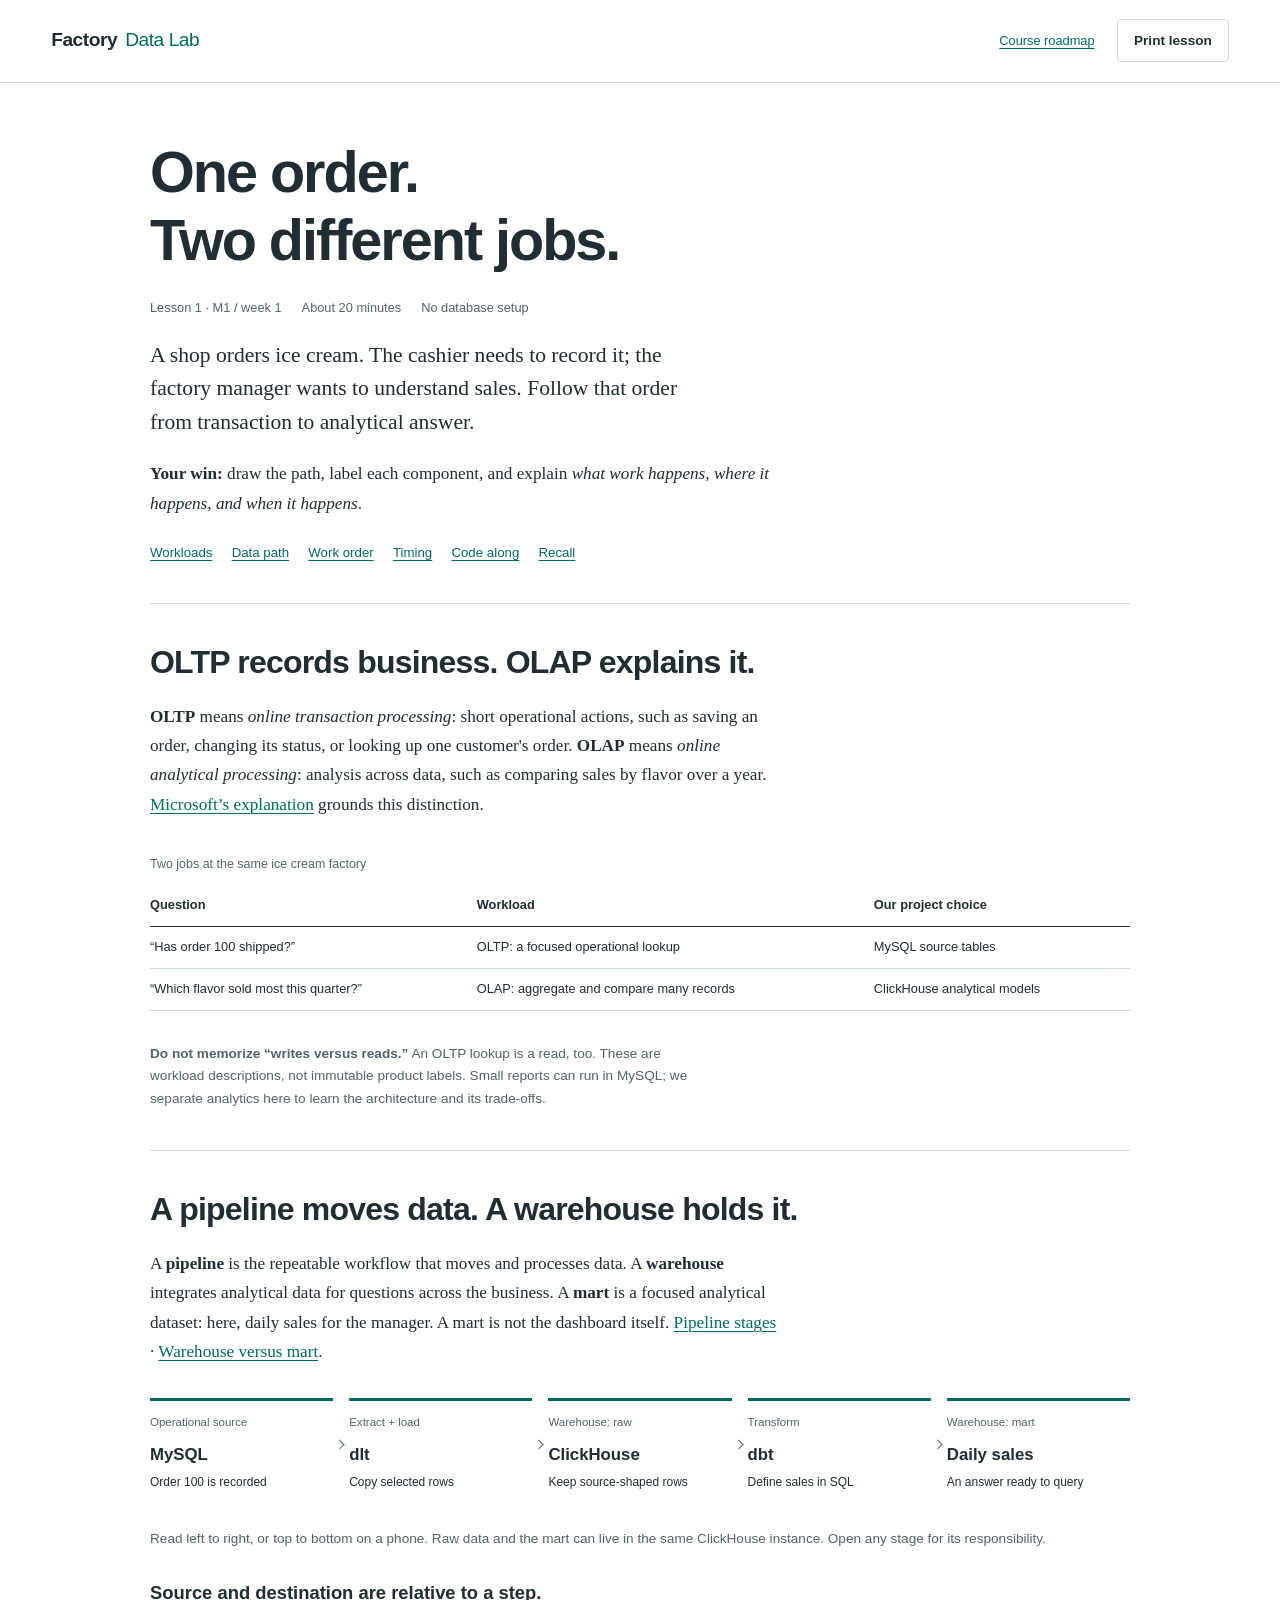
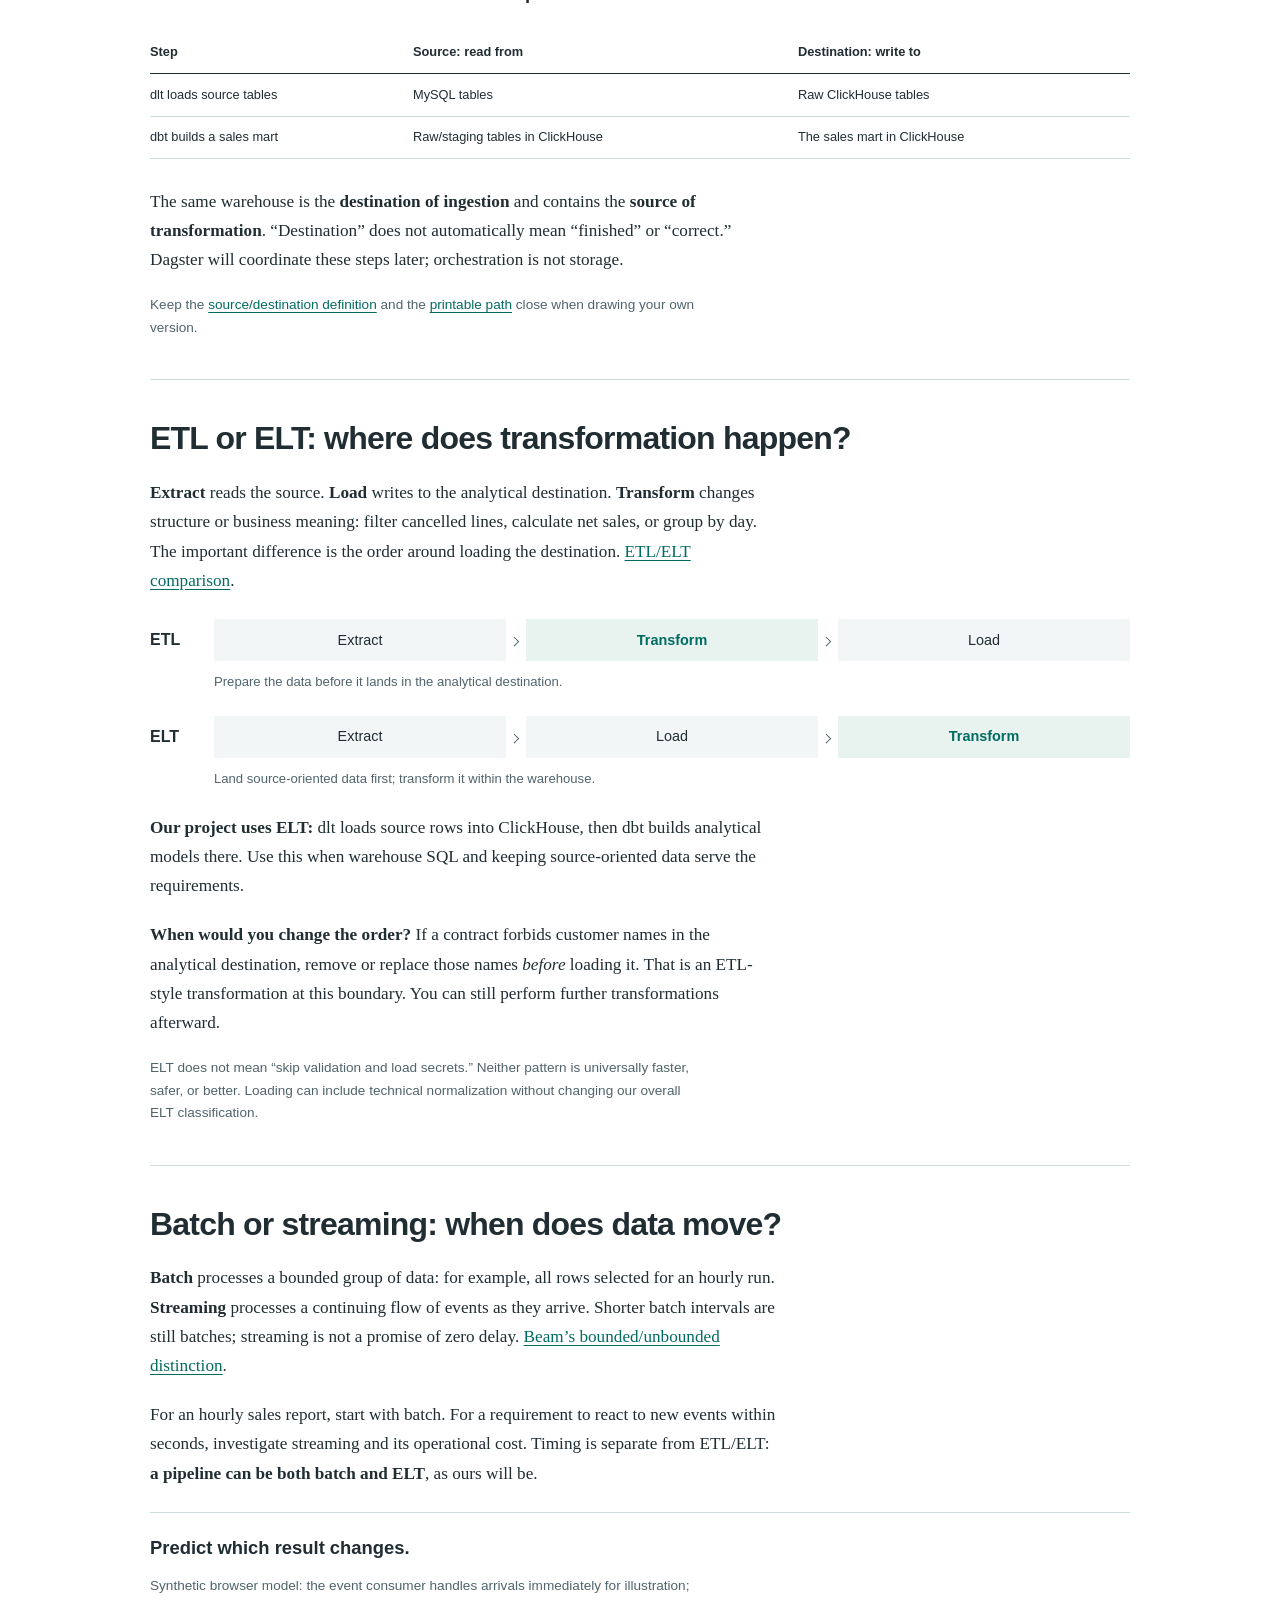
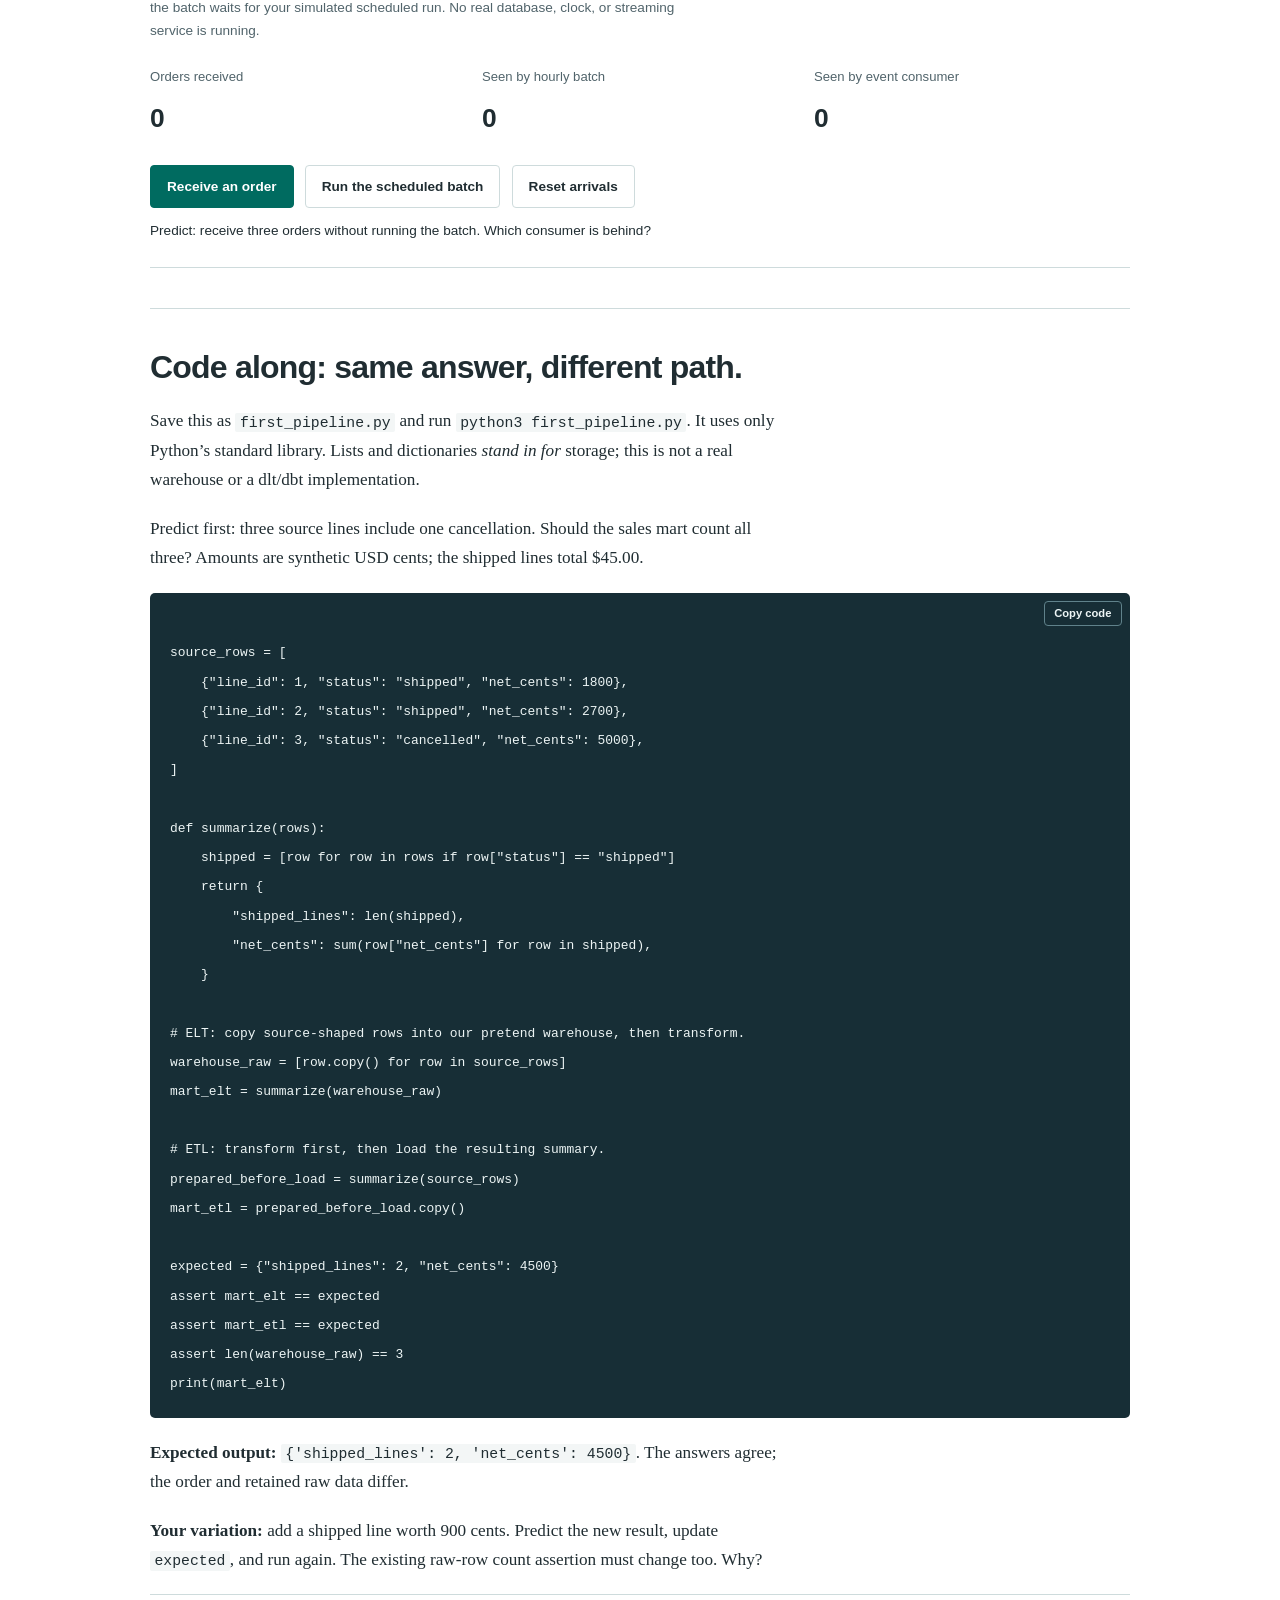
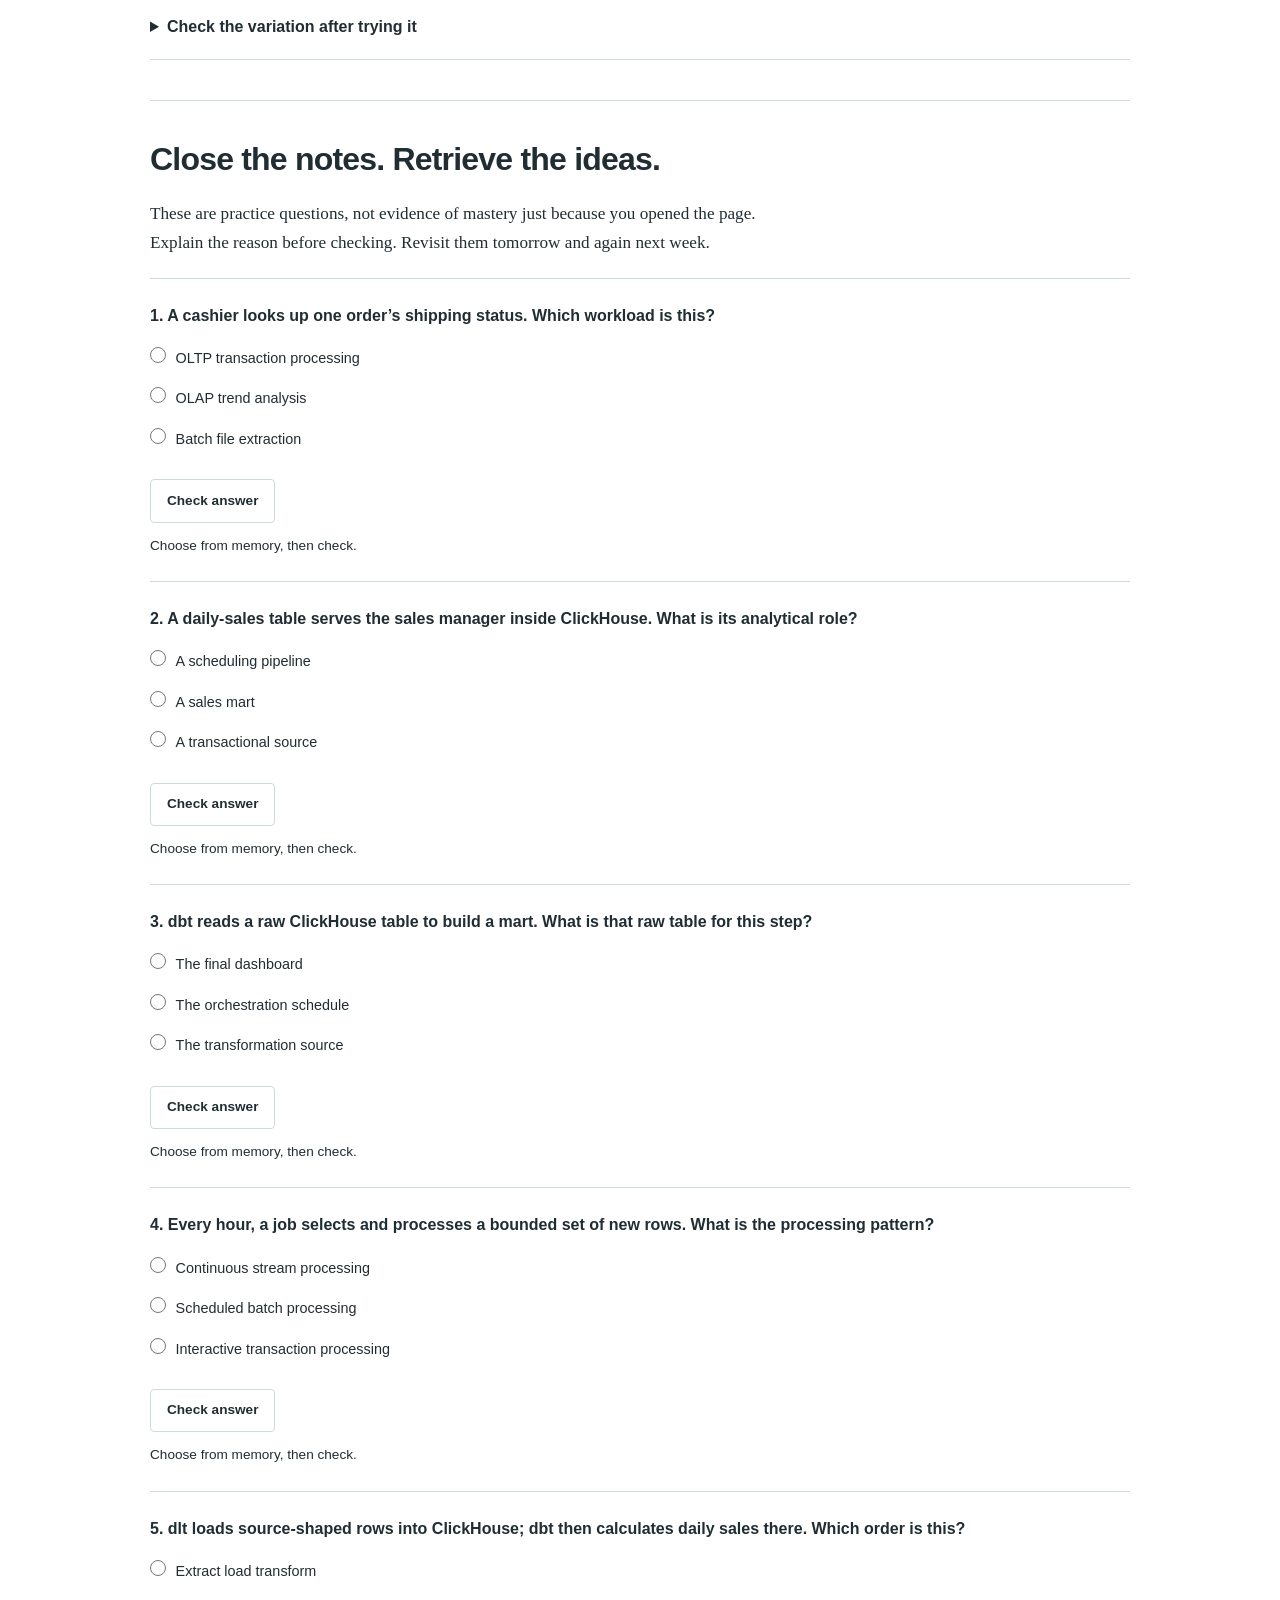
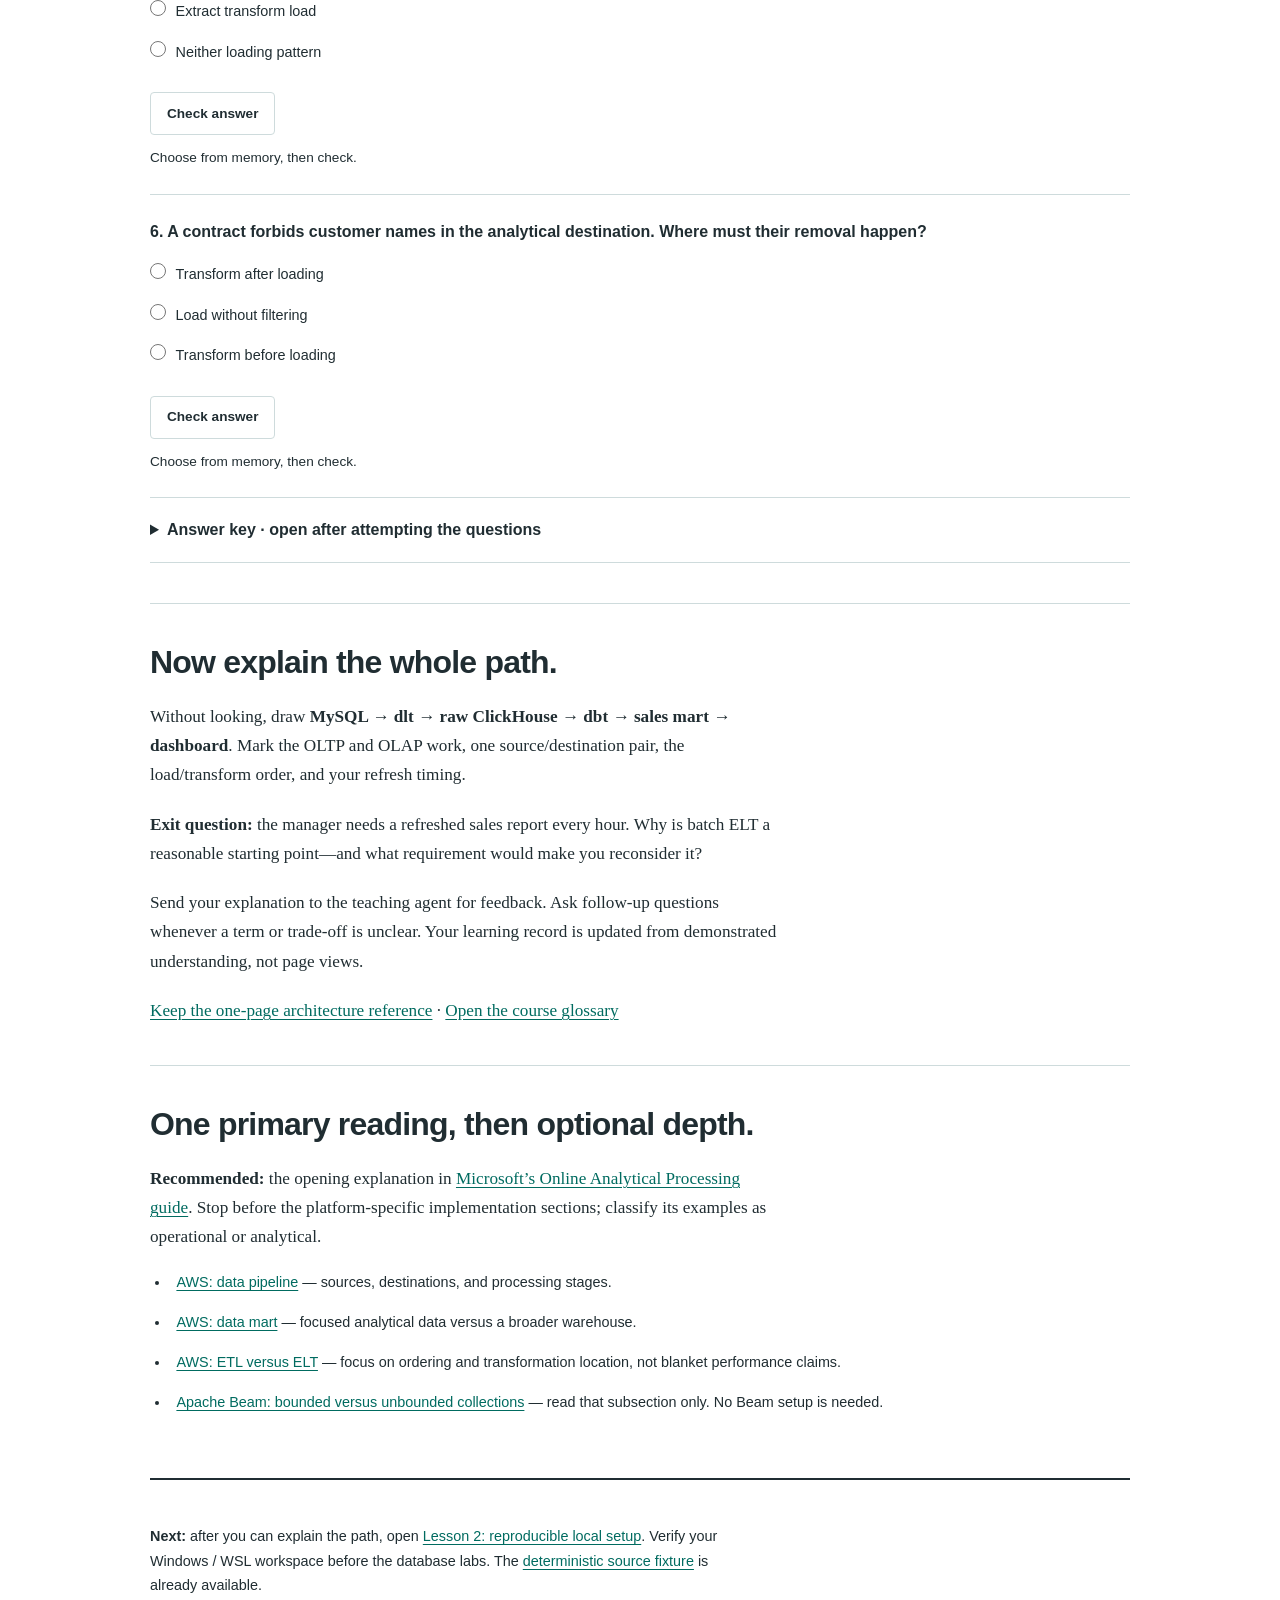
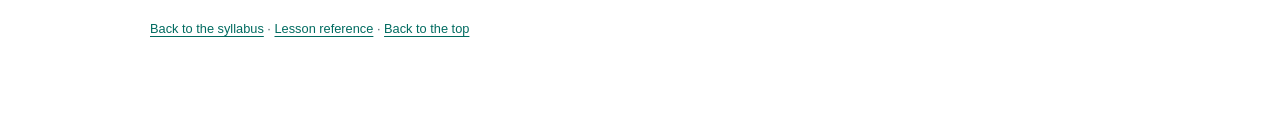
<file: lessons/0001-from-order-to-insight.html>
<!doctype html>
<html lang="en">
<head>
  <meta charset="utf-8">
  <meta name="viewport" content="width=device-width, initial-scale=1">
  <meta name="description" content="Lesson 1: trace an ice cream factory order through OLTP, a pipeline, a warehouse, and a mart. Compare batch/streaming and ETL/ELT with short interactive exercises.">
  <title>Lesson 1 · From one order to an insight — Factory Data Lab</title>
  <link rel="stylesheet" href="../assets/course.css">
  <script src="../assets/course.js" defer></script>
  <script src="../assets/lesson.js" defer></script>
</head>
<body>
  <a class="skip-link" href="#main">Skip to the lesson</a>
  <header class="site-header">
    <a class="wordmark" href="../index.html">Factory <span>Data Lab</span></a>
    <div class="header-links"><a href="../index.html#curriculum">Course roadmap</a><button type="button" data-print hidden>Print lesson</button></div>
  </header>
  <main class="lesson-shell" id="main">
    <h1>One order.<br>Two different jobs.</h1>
    <ul class="course-meta" aria-label="Lesson information"><li>Lesson 1 · M1 / week 1</li><li>About 20 minutes</li><li>No database setup</li></ul>
    <p class="lede">A shop orders ice cream. The cashier needs to record it; the factory manager wants to understand sales. Follow that order from transaction to analytical answer.</p>
    <p><strong>Your win:</strong> draw the path, label each component, and explain <em>what work happens, where it happens, and when it happens</em>.</p>
    <nav class="lesson-jumps" aria-label="Lesson sections"><a href="#workloads">Workloads</a><a href="#data-path">Data path</a><a href="#etl-elt">Work order</a><a href="#batch-streaming">Timing</a><a href="#pipeline-example">Code along</a><a href="#practice">Recall</a></nav>

    <section class="chapter" id="workloads" aria-labelledby="workloads-title">
      <h2 id="workloads-title">OLTP records business. OLAP explains it.</h2>
      <p><strong>OLTP</strong> means <em>online transaction processing</em>: short operational actions, such as saving an order, changing its status, or looking up one customer's order. <strong>OLAP</strong> means <em>online analytical processing</em>: analysis across data, such as comparing sales by flavor over a year. <a href="https://learn.microsoft.com/en-us/azure/architecture/data-guide/relational-data/online-analytical-processing">Microsoft’s explanation</a> grounds this distinction.</p>
      <div class="table-scroll"><table><caption>Two jobs at the same ice cream factory</caption><thead><tr><th scope="col">Question</th><th scope="col">Workload</th><th scope="col">Our project choice</th></tr></thead><tbody><tr><td>“Has order 100 shipped?”</td><td>OLTP: a focused operational lookup</td><td>MySQL source tables</td></tr><tr><td>“Which flavor sold most this quarter?”</td><td>OLAP: aggregate and compare many records</td><td>ClickHouse analytical models</td></tr></tbody></table></div>
      <p class="margin-note"><strong>Do not memorize “writes versus reads.”</strong> An OLTP lookup is a read, too. These are workload descriptions, not immutable product labels. Small reports can run in MySQL; we separate analytics here to learn the architecture and its trade-offs.</p>
    </section>

    <section class="chapter" id="data-path" aria-labelledby="path-title">
      <h2 id="path-title">A pipeline moves data. A warehouse holds it.</h2>
      <p>A <strong>pipeline</strong> is the repeatable workflow that moves and processes data. A <strong>warehouse</strong> integrates analytical data for questions across the business. A <strong>mart</strong> is a focused analytical dataset: here, daily sales for the manager. A mart is not the dashboard itself. <a href="https://aws.amazon.com/what-is/data-pipeline/">Pipeline stages</a> · <a href="https://aws.amazon.com/what-is/data-mart/">Warehouse versus mart</a>.</p>
      <figure class="architecture">
        <ol class="pipeline" aria-label="Follow order 100 from the source to a sales mart">
          <li><details><summary><span class="stage-role">Operational source</span><strong>MySQL</strong><span class="stage-action">Order 100 is recorded</span></summary><p>Order headers and lines describe what the shop ordered and its shipping status. Recording and looking up this order are OLTP work.</p></details></li>
          <li><details><summary><span class="stage-role">Extract + load</span><strong>dlt</strong><span class="stage-action">Copy selected rows</span></summary><p>This is part of the pipeline, not the warehouse. It reads the source and loads the destination.</p></details></li>
          <li><details><summary><span class="stage-role">Warehouse: raw</span><strong>ClickHouse</strong><span class="stage-action">Keep source-shaped rows</span></summary><p>The loaded rows are not yet the final business answer. Raw data gives us a starting point for transformations and reconciliation.</p></details></li>
          <li><details><summary><span class="stage-role">Transform</span><strong>dbt</strong><span class="stage-action">Define sales in SQL</span></summary><p>Run SQL in ClickHouse: select shipped lines, calculate metrics, and group by day. dbt is not another storage database.</p></details></li>
          <li><details><summary><span class="stage-role">Warehouse: mart</span><strong>Daily sales</strong><span class="stage-action">An answer ready to query</span></summary><p>The sales mart can be a table or view inside the same warehouse. Streamlit and Reflex read it; they do not become the mart.</p></details></li>
        </ol>
        <figcaption>Read left to right, or top to bottom on a phone. Raw data and the mart can live in the same ClickHouse instance. Open any stage for its responsibility.</figcaption>
      </figure>
      <h3>Source and destination are relative to a step.</h3>
      <div class="table-scroll"><table><thead><tr><th scope="col">Step</th><th scope="col">Source: read from</th><th scope="col">Destination: write to</th></tr></thead><tbody><tr><td>dlt loads source tables</td><td>MySQL tables</td><td>Raw ClickHouse tables</td></tr><tr><td>dbt builds a sales mart</td><td>Raw/staging tables in ClickHouse</td><td>The sales mart in ClickHouse</td></tr></tbody></table></div>
      <p>The same warehouse is the <strong>destination of ingestion</strong> and contains the <strong>source of transformation</strong>. “Destination” does not automatically mean “finished” or “correct.” Dagster will coordinate these steps later; orchestration is not storage.</p>
      <p class="margin-note">Keep the <a href="../reference/glossary.html#glossary-source-destination">source/destination definition</a> and the <a href="../reference/architecture-first-steps.html#path">printable path</a> close when drawing your own version.</p>
    </section>

    <section class="chapter" id="etl-elt" aria-labelledby="order-title">
      <h2 id="order-title">ETL or ELT: where does transformation happen?</h2>
      <p><strong>Extract</strong> reads the source. <strong>Load</strong> writes to the analytical destination. <strong>Transform</strong> changes structure or business meaning: filter cancelled lines, calculate net sales, or group by day. The important difference is the order around loading the destination. <a href="https://aws.amazon.com/compare/the-difference-between-etl-and-elt/">ETL/ELT comparison</a>.</p>
      <div class="transform-path"><strong>ETL</strong><ol aria-label="ETL sequence"><li>Extract</li><li class="transform-step">Transform</li><li>Load</li></ol><p>Prepare the data before it lands in the analytical destination.</p></div>
      <div class="transform-path"><strong>ELT</strong><ol aria-label="ELT sequence"><li>Extract</li><li>Load</li><li class="transform-step">Transform</li></ol><p>Land source-oriented data first; transform it within the warehouse.</p></div>
      <p><strong>Our project uses ELT:</strong> dlt loads source rows into ClickHouse, then dbt builds analytical models there. Use this when warehouse SQL and keeping source-oriented data serve the requirements.</p>
      <p><strong>When would you change the order?</strong> If a contract forbids customer names in the analytical destination, remove or replace those names <em>before</em> loading it. That is an ETL-style transformation at this boundary. You can still perform further transformations afterward.</p>
      <p class="margin-note">ELT does not mean “skip validation and load secrets.” Neither pattern is universally faster, safer, or better. Loading can include technical normalization without changing our overall ELT classification.</p>
    </section>

    <section class="chapter" id="batch-streaming" aria-labelledby="timing-title">
      <h2 id="timing-title">Batch or streaming: when does data move?</h2>
      <p><strong>Batch</strong> processes a bounded group of data: for example, all rows selected for an hourly run. <strong>Streaming</strong> processes a continuing flow of events as they arrive. Shorter batch intervals are still batches; streaming is not a promise of zero delay. <a href="https://beam.apache.org/documentation/basics/#pcollection">Beam’s bounded/unbounded distinction</a>.</p>
      <p>For an hourly sales report, start with batch. For a requirement to react to new events within seconds, investigate streaming and its operational cost. Timing is separate from ETL/ELT: <strong>a pipeline can be both batch and ELT</strong>, as ours will be.</p>
      <div class="delivery-lab" data-delivery-lab>
        <h3>Predict which result changes.</h3>
        <p class="margin-note">Synthetic browser model: the event consumer handles arrivals immediately for illustration; the batch waits for your simulated scheduled run. No real database, clock, or streaming service is running.</p>
        <dl class="delivery-counts"><div><dt>Orders received</dt><dd><output id="source-count" data-source-count>0</output></dd></div><div><dt>Seen by hourly batch</dt><dd><output id="batch-count" data-batch-count>0</output></dd></div><div><dt>Seen by event consumer</dt><dd><output id="stream-count" data-stream-count>0</output></dd></div></dl>
        <div class="button-row" data-delivery-controls hidden><button type="button" class="primary-button" data-receive>Receive an order</button><button type="button" data-run-batch>Run the scheduled batch</button><button type="button" data-reset-delivery>Reset arrivals</button></div>
        <p class="feedback" data-delivery-feedback role="status">Predict: receive three orders without running the batch. Which consumer is behind?</p>
        <noscript><p>Without JavaScript: after three arrivals, the event consumer has seen three orders and the batch has seen zero. After the scheduled run, both have seen three.</p></noscript>
      </div>
    </section>

    <section class="chapter" id="pipeline-example" aria-labelledby="code-title">
      <h2 id="code-title">Code along: same answer, different path.</h2>
      <p>Save this as <code>first_pipeline.py</code> and run <code>python3 first_pipeline.py</code>. It uses only Python’s standard library. Lists and dictionaries <em>stand in for</em> storage; this is not a real warehouse or a dlt/dbt implementation.</p>
      <p>Predict first: three source lines include one cancellation. Should the sales mart count all three? Amounts are synthetic USD cents; the shipped lines total $45.00.</p>
      <p id="copy-feedback" class="sr-only" role="status"></p>
      <pre><code class="language-python">source_rows = [
    {"line_id": 1, "status": "shipped", "net_cents": 1800},
    {"line_id": 2, "status": "shipped", "net_cents": 2700},
    {"line_id": 3, "status": "cancelled", "net_cents": 5000},
]

def summarize(rows):
    shipped = [row for row in rows if row["status"] == "shipped"]
    return {
        "shipped_lines": len(shipped),
        "net_cents": sum(row["net_cents"] for row in shipped),
    }

# ELT: copy source-shaped rows into our pretend warehouse, then transform.
warehouse_raw = [row.copy() for row in source_rows]
mart_elt = summarize(warehouse_raw)

# ETL: transform first, then load the resulting summary.
prepared_before_load = summarize(source_rows)
mart_etl = prepared_before_load.copy()

expected = {"shipped_lines": 2, "net_cents": 4500}
assert mart_elt == expected
assert mart_etl == expected
assert len(warehouse_raw) == 3
print(mart_elt)
</code></pre>
      <p><strong>Expected output:</strong> <code>{'shipped_lines': 2, 'net_cents': 4500}</code>. The answers agree; the order and retained raw data differ.</p>
      <p><strong>Your variation:</strong> add a shipped line worth 900 cents. Predict the new result, update <code>expected</code>, and run again. The existing raw-row count assertion must change too. Why?</p>
      <details class="handbook"><summary>Check the variation after trying it</summary><div class="handbook-body"><p>The mart has <strong>3 shipped lines and 5400 cents ($54.00)</strong>. Raw data has <strong>4 rows</strong>, including the cancelled line. Update the raw-row assertion to 4. A filtered summary is not the same dataset as the source.</p></div></details>
    </section>

    <section class="chapter" id="practice" aria-labelledby="practice-title">
      <h2 id="practice-title">Close the notes. Retrieve the ideas.</h2>
      <p>These are practice questions, not evidence of mastery just because you opened the page. Explain the reason before checking. Revisit them tomorrow and again next week.</p>
      <noscript><p>Choose your answers, then open the answer key below. Automatic feedback needs JavaScript.</p></noscript>
      <form class="lesson-quiz" data-quiz data-correct="oltp" id="q-workload">
        <fieldset><legend>1. A cashier looks up one order’s shipping status. Which workload is this?</legend>
          <label><input type="radio" name="workload" value="oltp" data-feedback="A focused operational lookup is OLTP, even though it reads rather than writes."> OLTP transaction processing</label>
          <label><input type="radio" name="workload" value="olap" data-feedback="This lookup is not a trend or aggregate across many records. OLTP can include reads."> OLAP trend analysis</label>
          <label><input type="radio" name="workload" value="batch" data-feedback="No group of records is being extracted here; this is an operational lookup."> Batch file extraction</label>
        </fieldset><div data-quiz-controls hidden><button type="submit">Check answer</button><p class="feedback" data-quiz-feedback role="status">Choose from memory, then check.</p></div>
      </form>
      <form class="lesson-quiz" data-quiz data-correct="mart" id="q-mart">
        <fieldset><legend>2. A daily-sales table serves the sales manager inside ClickHouse. What is its analytical role?</legend>
          <label><input type="radio" name="mart" value="pipeline" data-feedback="A pipeline is the workflow that builds the table, not the resulting analytical dataset."> A scheduling pipeline</label>
          <label><input type="radio" name="mart" value="mart" data-feedback="A subject-focused analytical dataset is a mart; it can live inside the warehouse."> A sales mart</label>
          <label><input type="radio" name="mart" value="source" data-feedback="For this question, classify its business-facing analytical role, not its possible role as input to another step."> A transactional source</label>
        </fieldset><div data-quiz-controls hidden><button type="submit">Check answer</button><p class="feedback" data-quiz-feedback role="status">Choose from memory, then check.</p></div>
      </form>
      <form class="lesson-quiz" data-quiz data-correct="source" id="q-source">
        <fieldset><legend>3. dbt reads a raw ClickHouse table to build a mart. What is that raw table for this step?</legend>
          <label><input type="radio" name="source" value="dashboard" data-feedback="A dashboard displays results. This raw table is input to a transformation."> The final dashboard</label>
          <label><input type="radio" name="source" value="schedule" data-feedback="A schedule decides when work runs; this table supplies the data."> The orchestration schedule</label>
          <label><input type="radio" name="source" value="source" data-feedback="The raw table is read by the transformation, so it is this step’s source. The mart is its destination."> The transformation source</label>
        </fieldset><div data-quiz-controls hidden><button type="submit">Check answer</button><p class="feedback" data-quiz-feedback role="status">Choose from memory, then check.</p></div>
      </form>
      <form class="lesson-quiz" data-quiz data-correct="batch" id="q-batch">
        <fieldset><legend>4. Every hour, a job selects and processes a bounded set of new rows. What is the processing pattern?</legend>
          <label><input type="radio" name="batch" value="stream" data-feedback="Frequent runs do not by themselves make streaming. Each run handles a bounded selection."> Continuous stream processing</label>
          <label><input type="radio" name="batch" value="batch" data-feedback="Each scheduled run handles a bounded group. Faster schedules can still be batch processing."> Scheduled batch processing</label>
          <label><input type="radio" name="batch" value="transaction" data-feedback="This describes a data-processing schedule, not an interactive operational transaction."> Interactive transaction processing</label>
        </fieldset><div data-quiz-controls hidden><button type="submit">Check answer</button><p class="feedback" data-quiz-feedback role="status">Choose from memory, then check.</p></div>
      </form>
      <form class="lesson-quiz" data-quiz data-correct="elt" id="q-order">
        <fieldset><legend>5. dlt loads source-shaped rows into ClickHouse; dbt then calculates daily sales there. Which order is this?</legend>
          <label><input type="radio" name="order" value="elt" data-feedback="Loading the analytical destination precedes the business transformation: ELT."> Extract load transform</label>
          <label><input type="radio" name="order" value="etl" data-feedback="ETL puts this business transformation before loading the analytical destination."> Extract transform load</label>
          <label><input type="radio" name="order" value="neither" data-feedback="There is a clear load-then-transform sequence here, so the pattern is ELT."> Neither loading pattern</label>
        </fieldset><div data-quiz-controls hidden><button type="submit">Check answer</button><p class="feedback" data-quiz-feedback role="status">Choose from memory, then check.</p></div>
      </form>
      <form class="lesson-quiz" data-quiz data-correct="before" id="q-privacy">
        <fieldset><legend>6. A contract forbids customer names in the analytical destination. Where must their removal happen?</legend>
          <label><input type="radio" name="privacy" value="after" data-feedback="Removing prohibited data afterward is too late: the destination would already have received it."> Transform after loading</label>
          <label><input type="radio" name="privacy" value="unfiltered" data-feedback="A preferred architecture never overrides the contract’s data boundary."> Load without filtering</label>
          <label><input type="radio" name="privacy" value="before" data-feedback="Remove or replace prohibited names before this boundary. Later warehouse transformations can still follow."> Transform before loading</label>
        </fieldset><div data-quiz-controls hidden><button type="submit">Check answer</button><p class="feedback" data-quiz-feedback role="status">Choose from memory, then check.</p></div>
      </form>
      <details class="handbook" id="answer-key"><summary>Answer key · open after attempting the questions</summary><div class="handbook-body"><ol><li><strong>OLTP transaction processing.</strong> A short operational lookup can be a read.</li><li><strong>A sales mart.</strong> A focused dataset; not a separate server requirement.</li><li><strong>The transformation source.</strong> Source/destination are relative to the step.</li><li><strong>Scheduled batch processing.</strong> Frequency alone does not define streaming.</li><li><strong>Extract load transform.</strong> The business transformation follows the load.</li><li><strong>Transform before loading.</strong> Respect the contract before the data crosses the boundary.</li></ol></div></details>
    </section>

    <section class="chapter" id="finish" aria-labelledby="finish-title">
      <h2 id="finish-title">Now explain the whole path.</h2>
      <p>Without looking, draw <strong>MySQL → dlt → raw ClickHouse → dbt → sales mart → dashboard</strong>. Mark the OLTP and OLAP work, one source/destination pair, the load/transform order, and your refresh timing.</p>
      <p><strong>Exit question:</strong> the manager needs a refreshed sales report every hour. Why is batch ELT a reasonable starting point—and what requirement would make you reconsider it?</p>
      <p>Send your explanation to the teaching agent for feedback. Ask follow-up questions whenever a term or trade-off is unclear. Your learning record is updated from demonstrated understanding, not page views.</p>
      <p><a href="../reference/architecture-first-steps.html">Keep the one-page architecture reference</a> · <a href="../reference/glossary.html">Open the course glossary</a></p>
    </section>

    <section class="chapter" id="reading" aria-labelledby="reading-title">
      <h2 id="reading-title">One primary reading, then optional depth.</h2>
      <p><strong>Recommended:</strong> the opening explanation in <a href="https://learn.microsoft.com/en-us/azure/architecture/data-guide/relational-data/online-analytical-processing">Microsoft’s Online Analytical Processing guide</a>. Stop before the platform-specific implementation sections; classify its examples as operational or analytical.</p>
      <ul class="resource-list"><li><a href="https://aws.amazon.com/what-is/data-pipeline/">AWS: data pipeline</a> — sources, destinations, and processing stages.</li><li><a href="https://aws.amazon.com/what-is/data-mart/">AWS: data mart</a> — focused analytical data versus a broader warehouse.</li><li><a href="https://aws.amazon.com/compare/the-difference-between-etl-and-elt/">AWS: ETL versus ELT</a> — focus on ordering and transformation location, not blanket performance claims.</li><li><a href="https://beam.apache.org/documentation/basics/#pcollection">Apache Beam: bounded versus unbounded collections</a> — read that subsection only. No Beam setup is needed.</li></ul>
    </section>
    <footer class="page-footer"><p><strong>Next:</strong> after you can explain the path, open <a href="0002-reproducible-local-setup.html">Lesson 2: reproducible local setup</a>. Verify your Windows / WSL workspace before the database labs. The <a href="../simulator/README.md">deterministic source fixture</a> is already available.</p><p><a href="../index.html#curriculum">Back to the syllabus</a> · <a href="../reference/architecture-first-steps.html">Lesson reference</a> · <a href="#main">Back to the top</a></p></footer>
  </main>
</body>
</html>
</file>
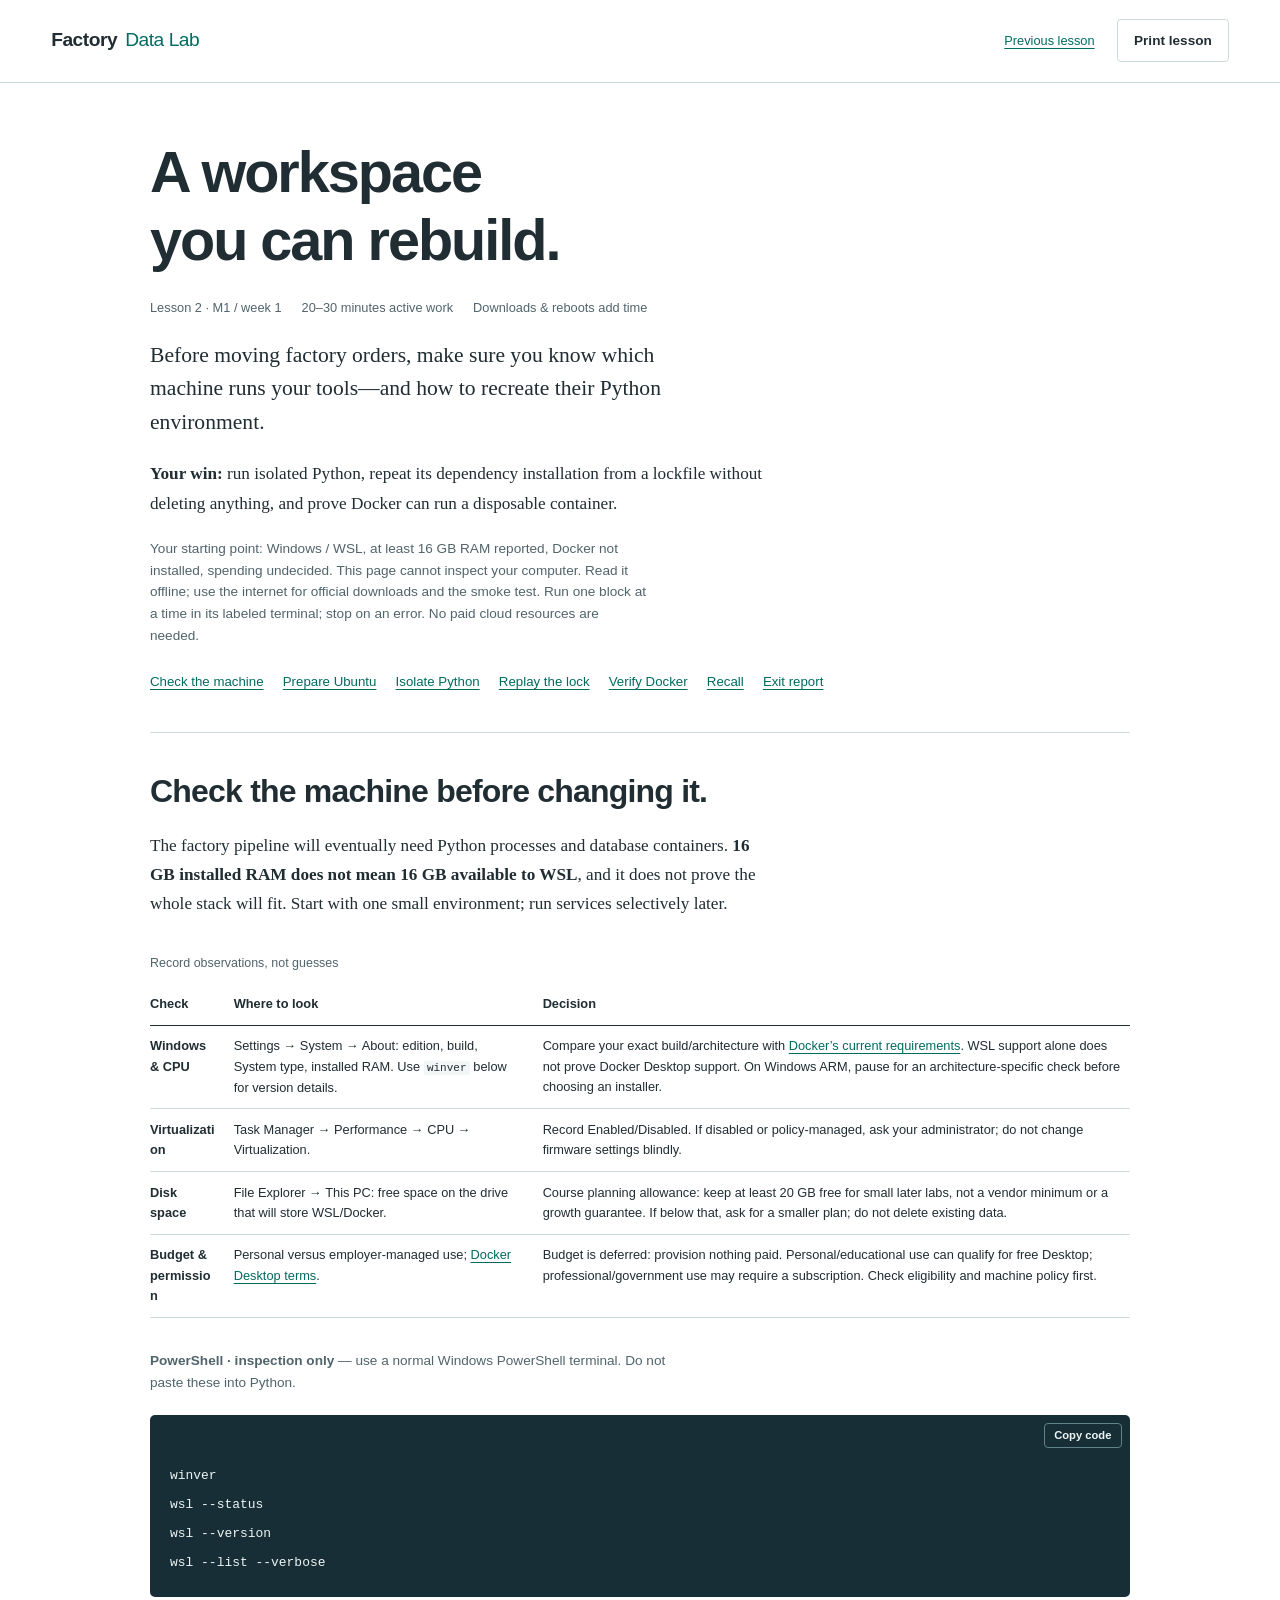
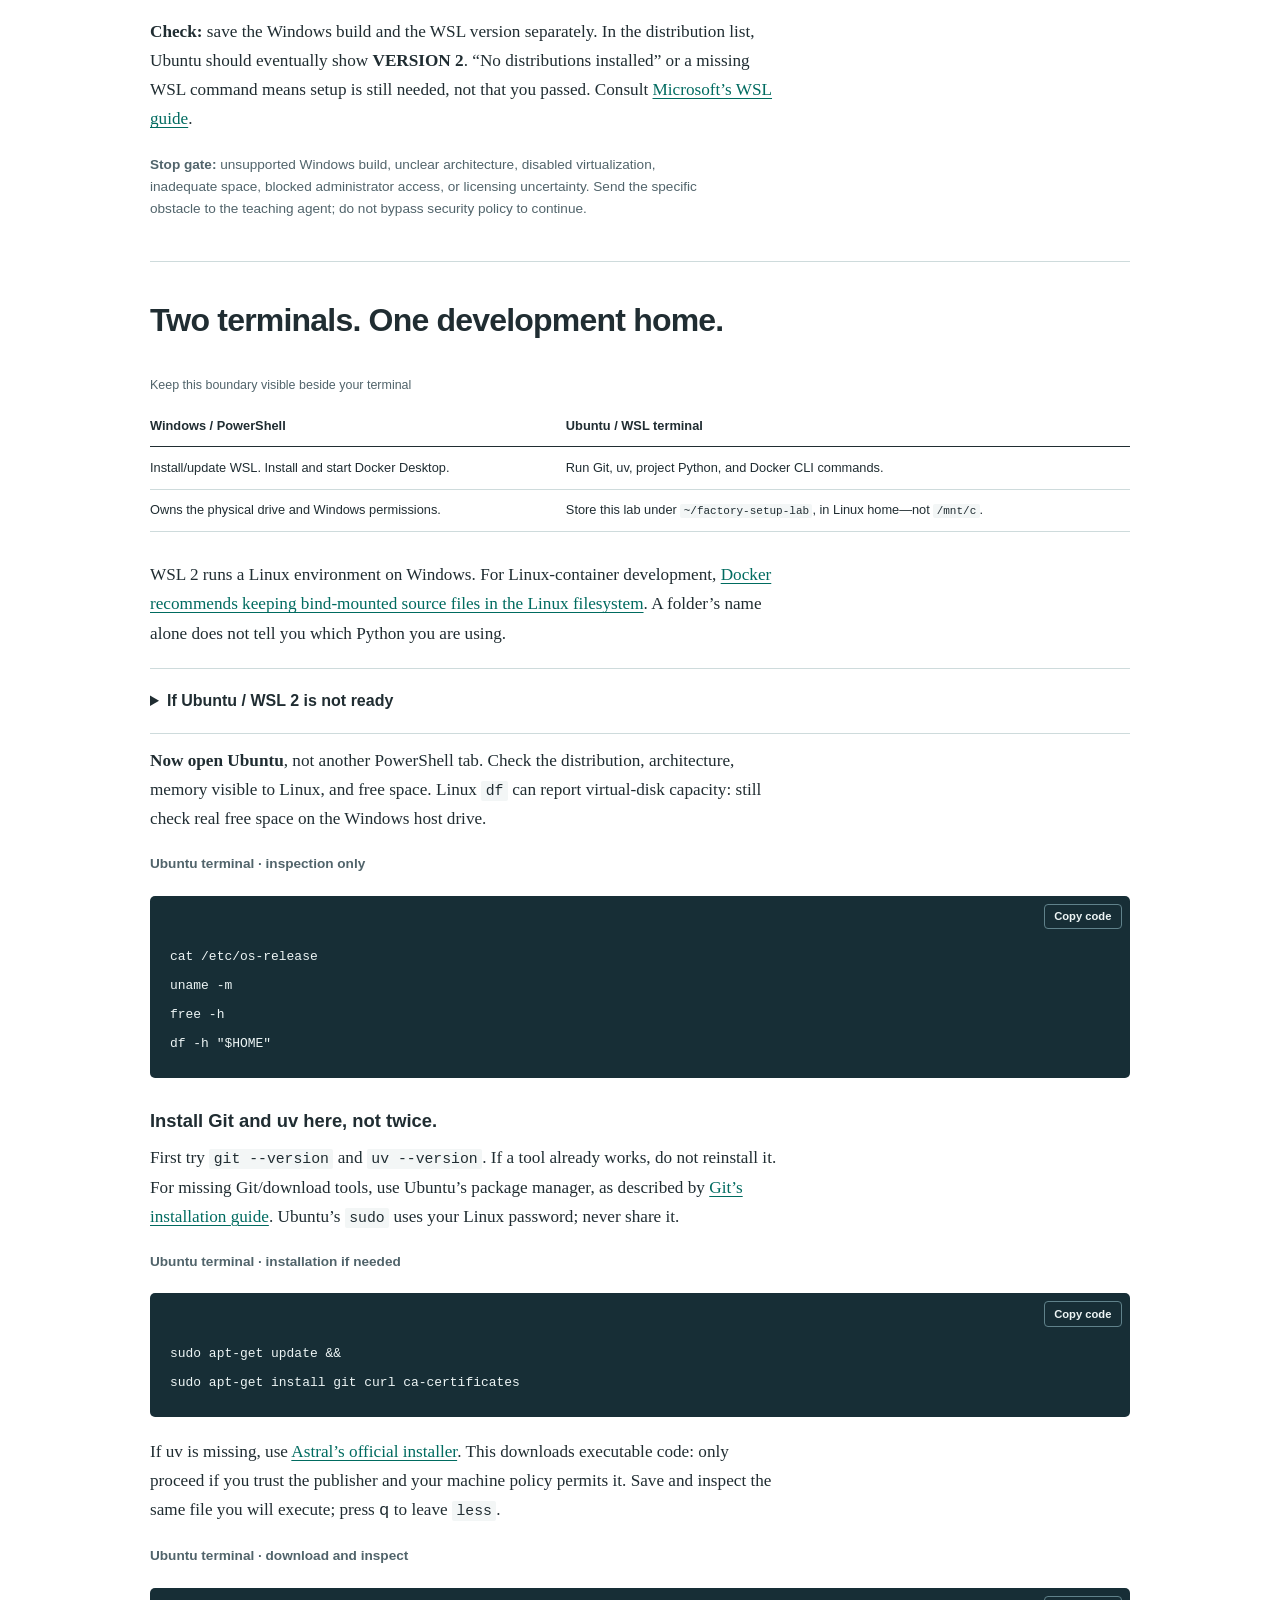
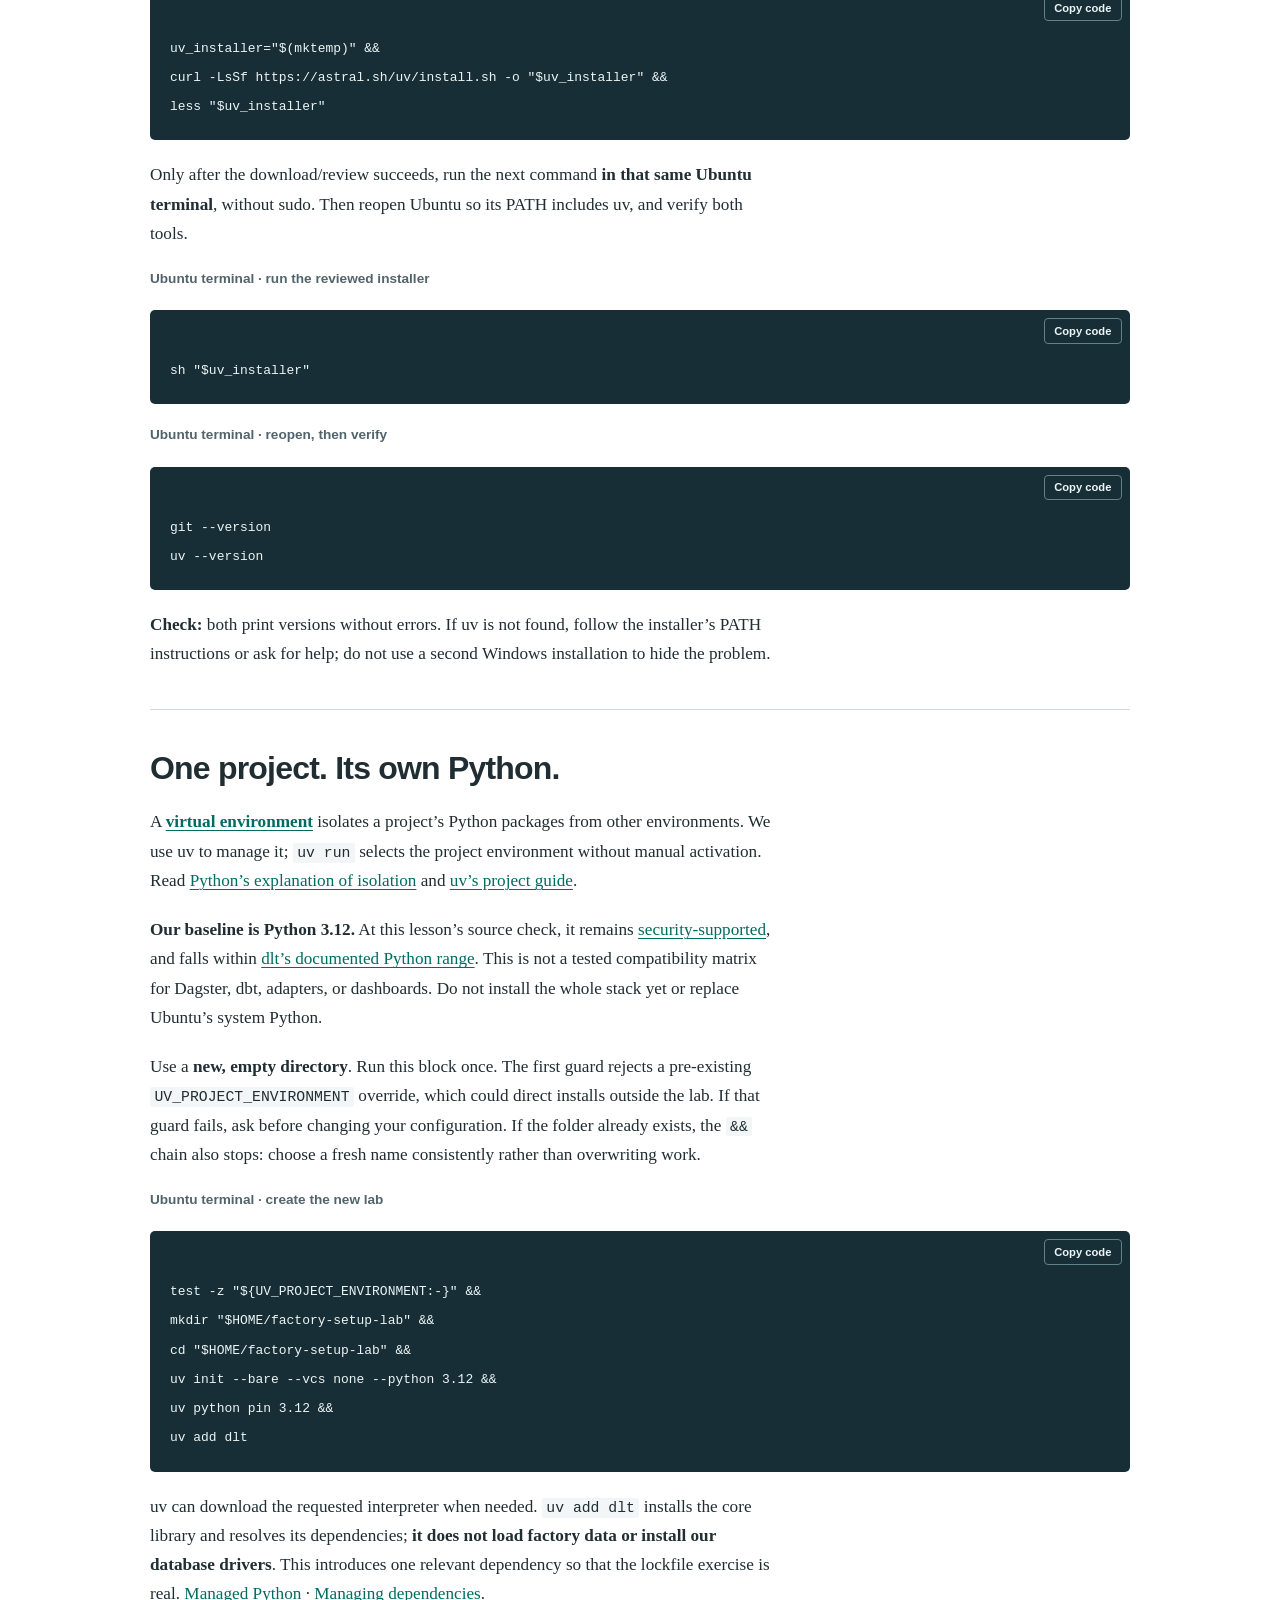
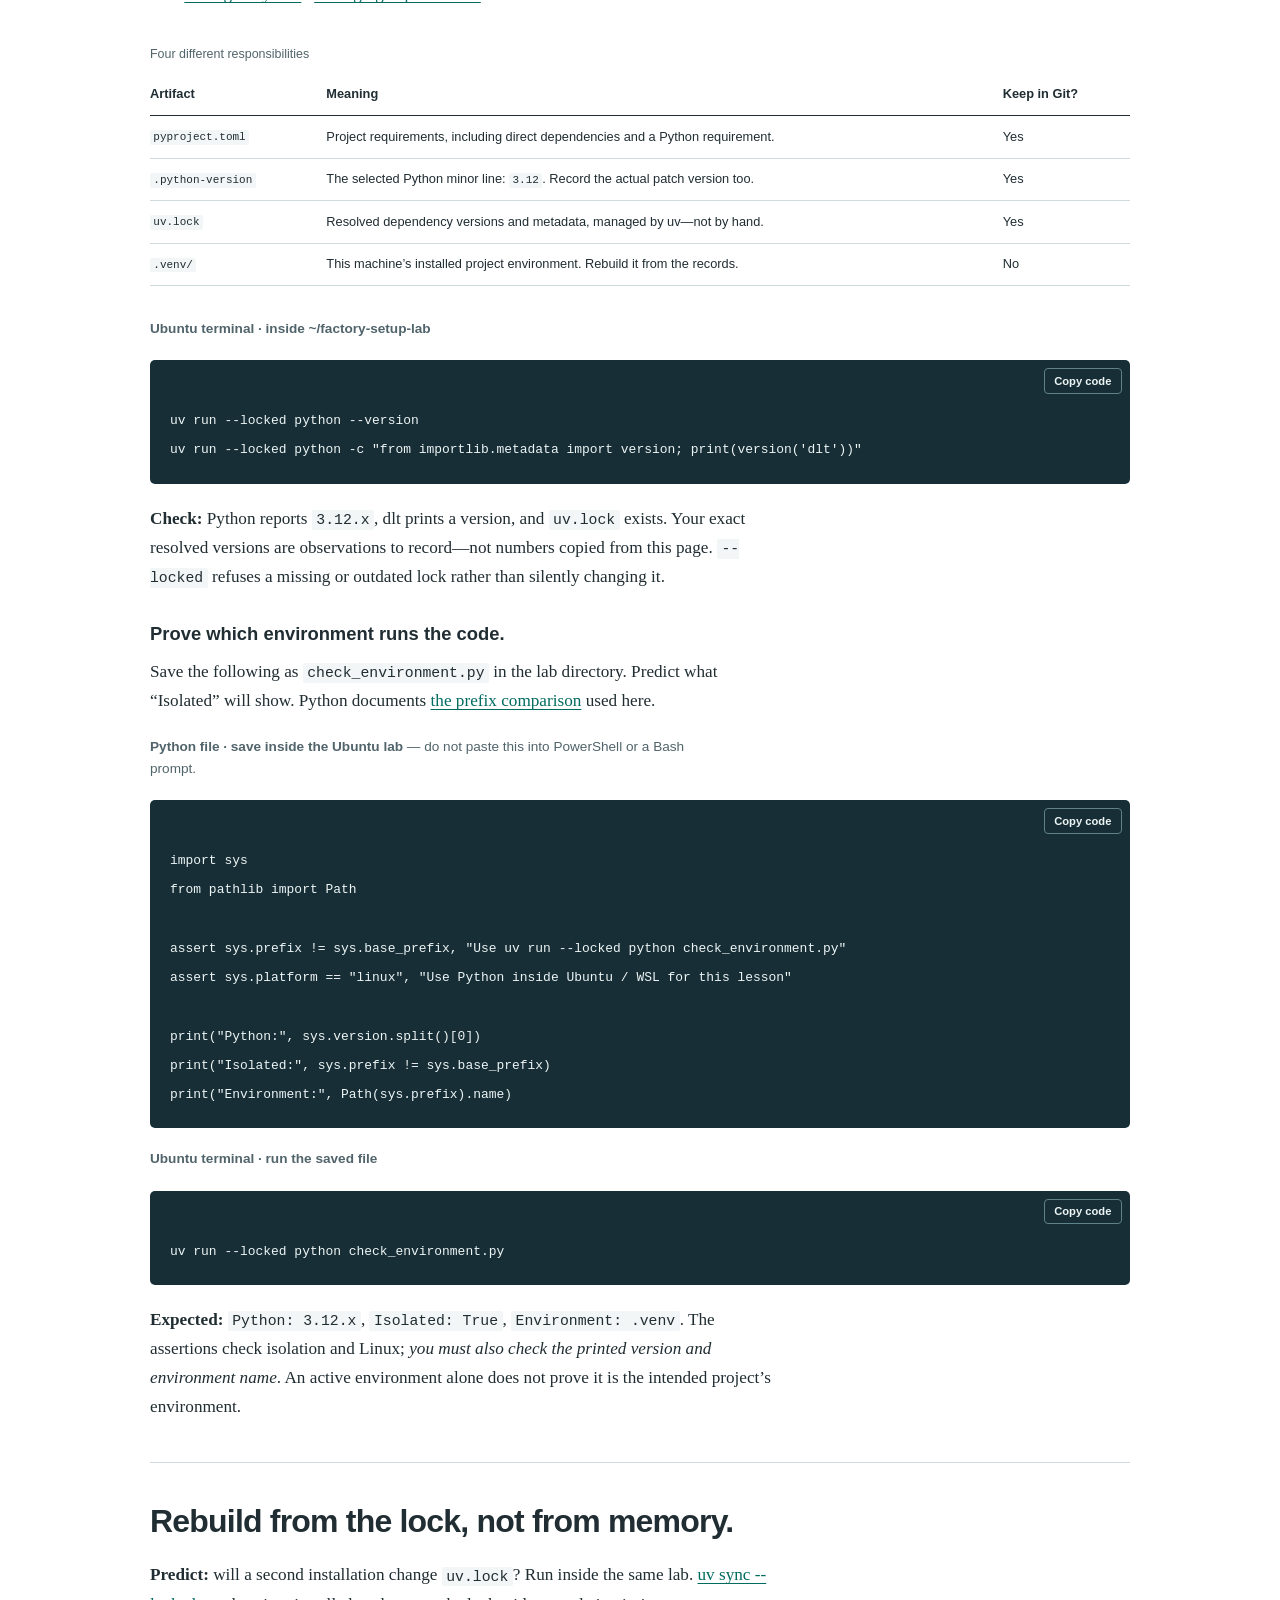
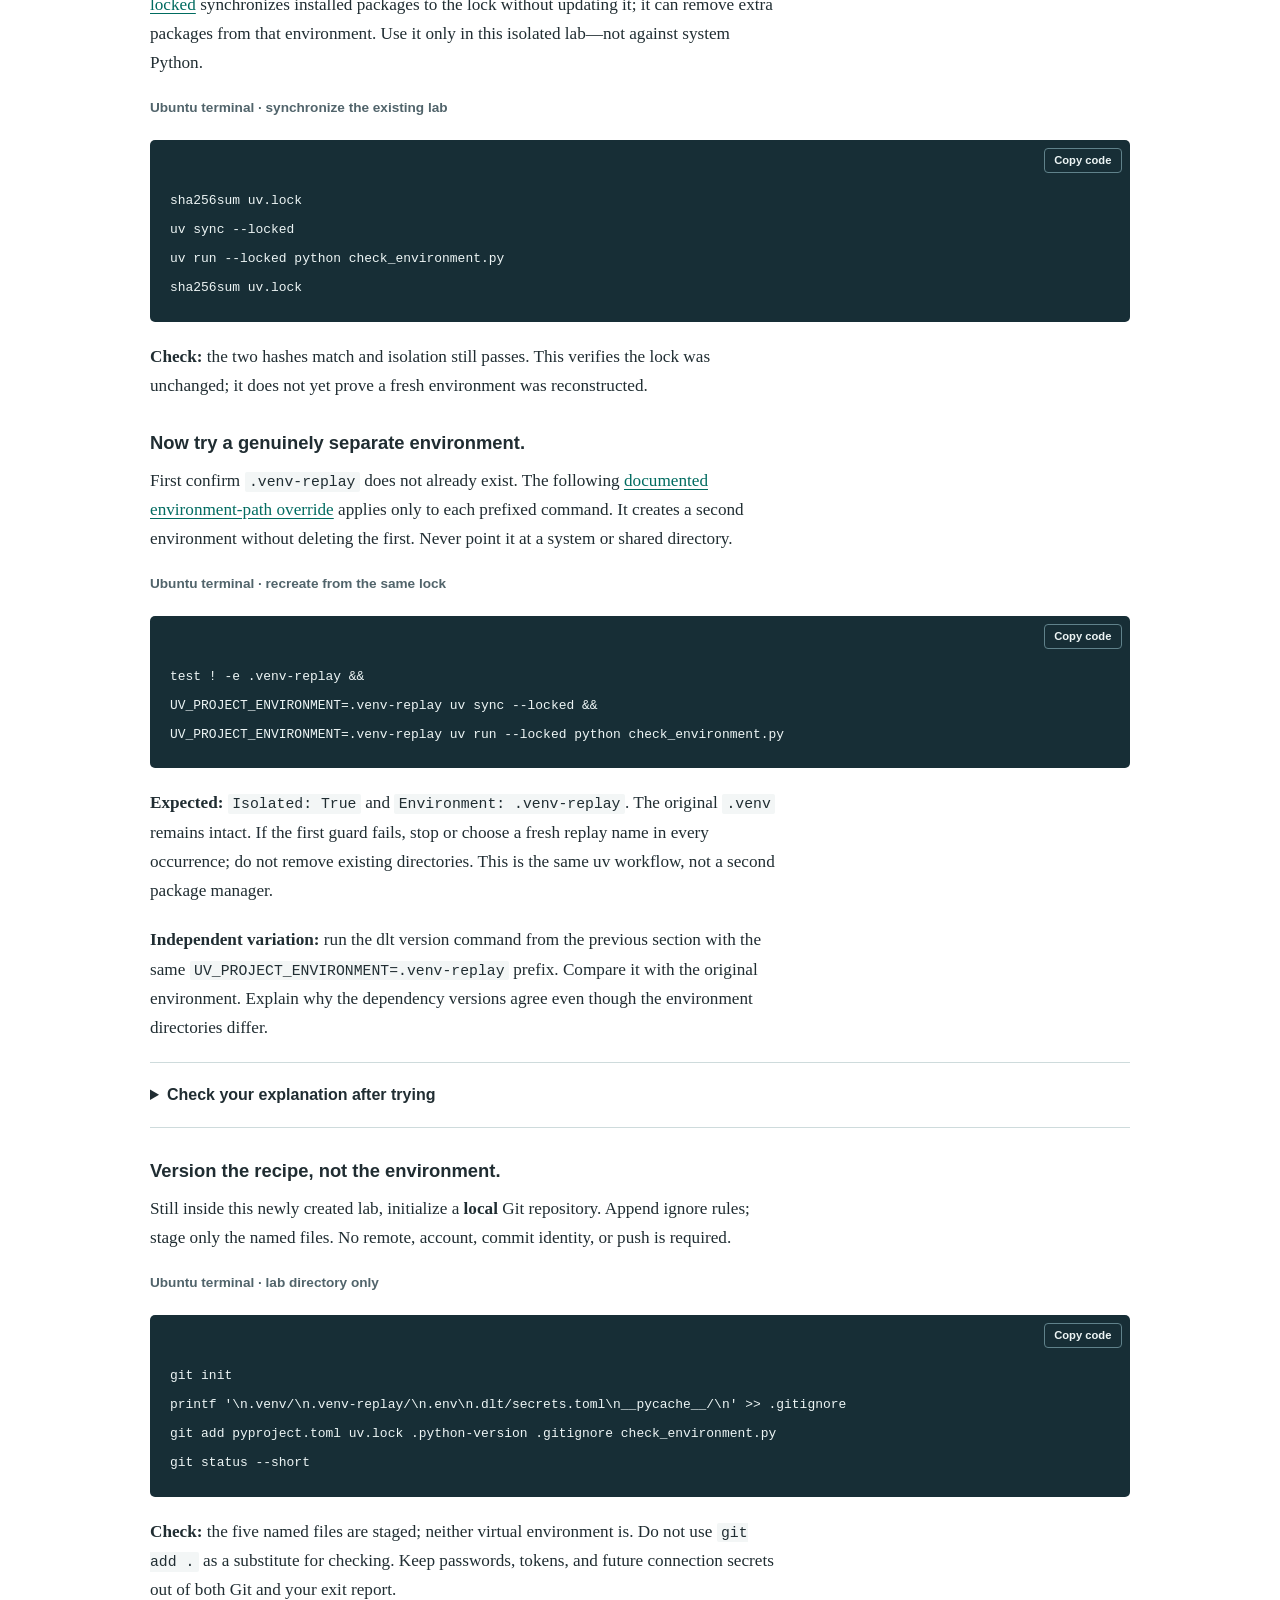
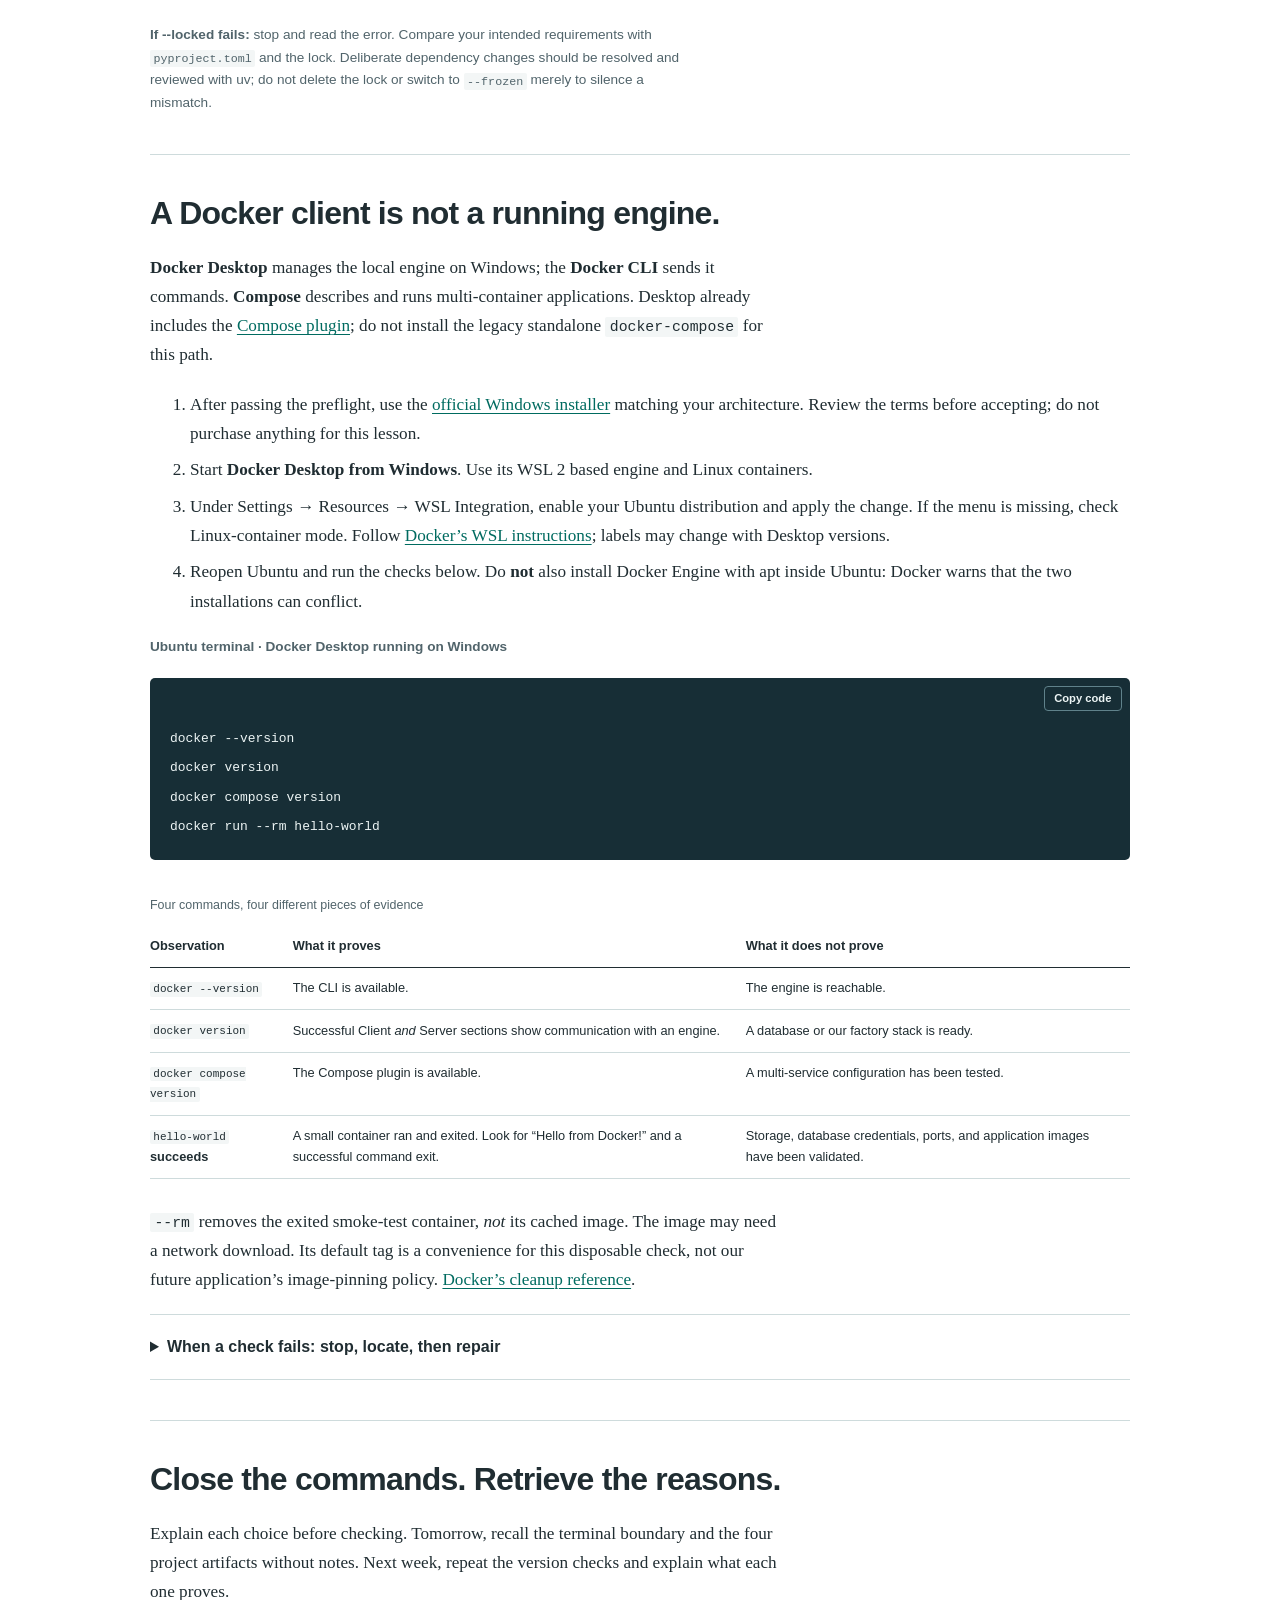
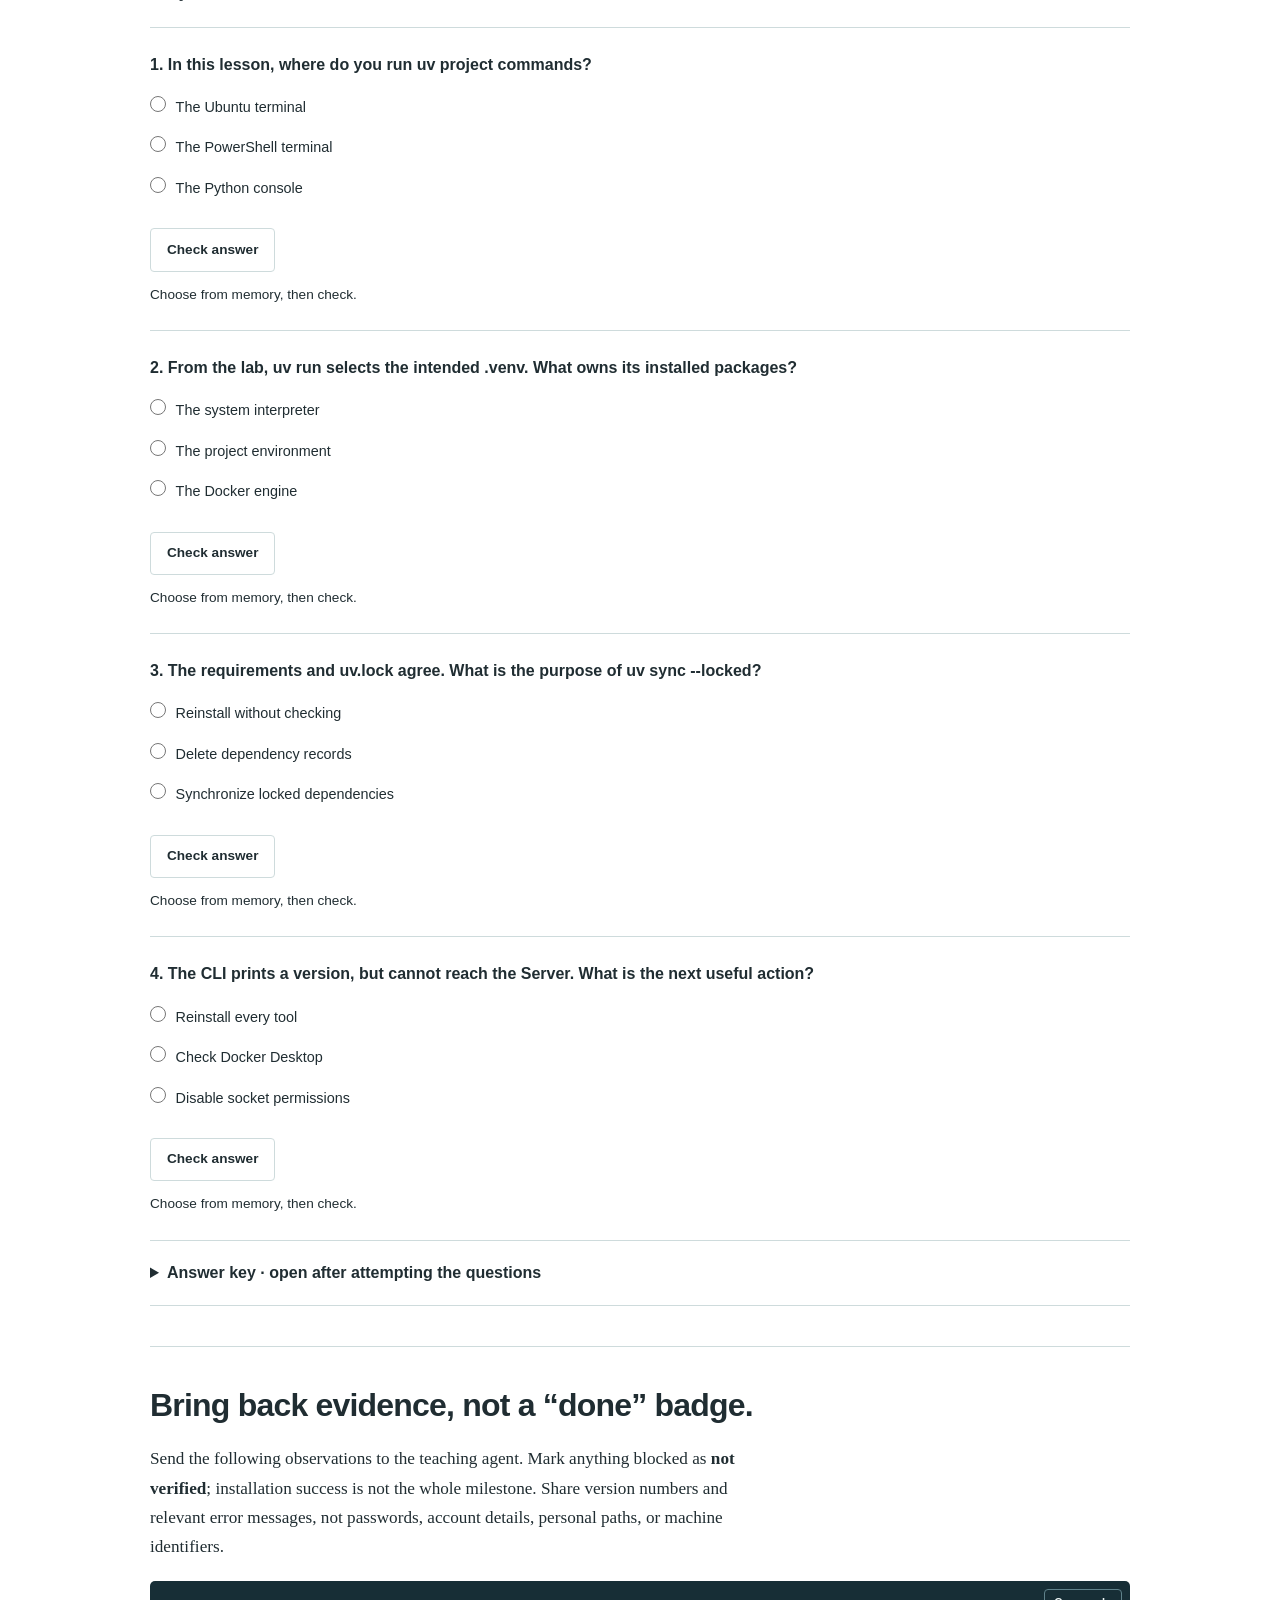
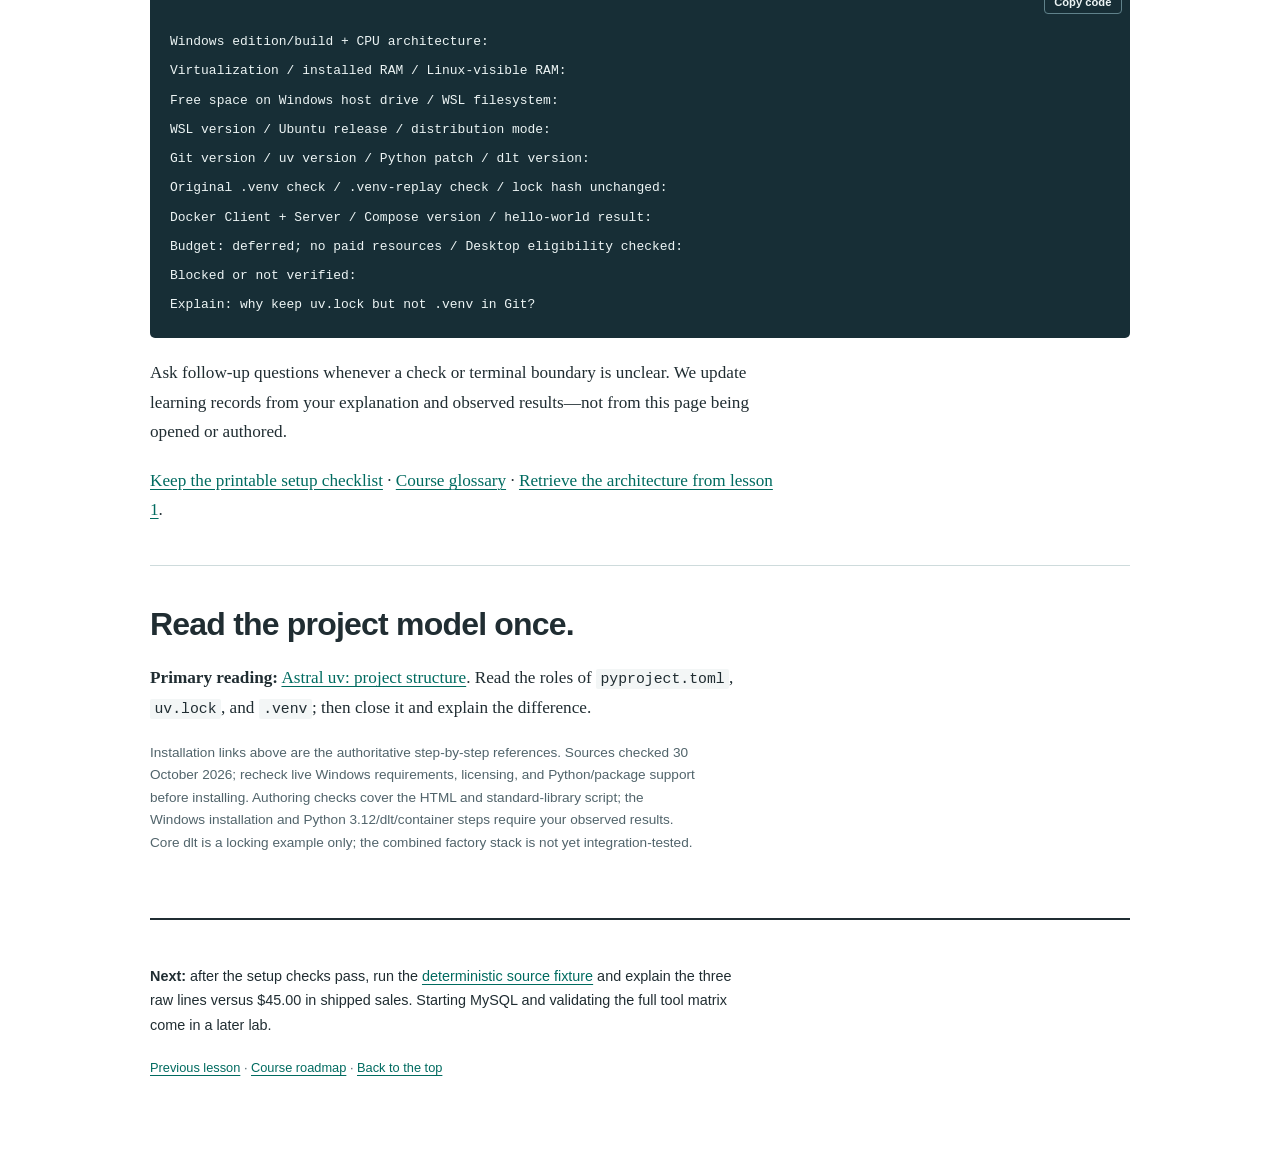
<file: lessons/0002-reproducible-local-setup.html>
<!doctype html>
<html lang="en">
<head>
  <meta charset="utf-8">
  <meta name="viewport" content="width=device-width, initial-scale=1">
  <meta name="description" content="Lesson 2: verify a Windows/WSL machine, install Git and Docker Desktop as needed, and use uv for isolated Python and reproducible locked dependencies.">
  <title>Lesson 2 · A workspace you can rebuild — Factory Data Lab</title>
  <link rel="stylesheet" href="../assets/course.css">
  <script src="../assets/course.js" defer></script>
  <script src="../assets/lesson.js" defer></script>
</head>
<body>
  <a class="skip-link" href="#main">Skip to the lesson</a>
  <header class="site-header">
    <a class="wordmark" href="../index.html">Factory <span>Data Lab</span></a>
    <div class="header-links"><a href="0001-from-order-to-insight.html">Previous lesson</a><button type="button" data-print hidden>Print lesson</button></div>
  </header>
  <main class="lesson-shell" id="main">
    <h1>A workspace<br>you can rebuild.</h1>
    <ul class="course-meta" aria-label="Lesson information"><li>Lesson 2 · M1 / week 1</li><li>20–30 minutes active work</li><li>Downloads &amp; reboots add time</li></ul>
    <p class="lede">Before moving factory orders, make sure you know which machine runs your tools—and how to recreate their Python environment.</p>
    <p><strong>Your win:</strong> run isolated Python, repeat its dependency installation from a lockfile without deleting anything, and prove Docker can run a disposable container.</p>
    <p class="intro-note">Your starting point: Windows / WSL, at least 16 GB RAM reported, Docker not installed, spending undecided. This page cannot inspect your computer. Read it offline; use the internet for official downloads and the smoke test. Run one block at a time in its labeled terminal; stop on an error. No paid cloud resources are needed.</p>
    <nav class="lesson-jumps" aria-label="Lesson sections"><a href="#preflight">Check the machine</a><a href="#wsl">Prepare Ubuntu</a><a href="#create-project">Isolate Python</a><a href="#lock-replay">Replay the lock</a><a href="#docker">Verify Docker</a><a href="#practice">Recall</a><a href="#exit-report">Exit report</a></nav>

    <section class="chapter" id="preflight" aria-labelledby="preflight-title">
      <h2 id="preflight-title">Check the machine before changing it.</h2>
      <p>The factory pipeline will eventually need Python processes and database containers. <strong>16 GB installed RAM does not mean 16 GB available to WSL</strong>, and it does not prove the whole stack will fit. Start with one small environment; run services selectively later.</p>
      <div class="table-scroll"><table><caption>Record observations, not guesses</caption><thead><tr><th scope="col">Check</th><th scope="col">Where to look</th><th scope="col">Decision</th></tr></thead><tbody>
        <tr><th scope="row">Windows &amp; CPU</th><td>Settings → System → About: edition, build, System type, installed RAM. Use <code>winver</code> below for version details.</td><td>Compare your exact build/architecture with <a href="https://docs.docker.com/desktop/setup/install/windows-install/#system-requirements">Docker’s current requirements</a>. WSL support alone does not prove Docker Desktop support. On Windows ARM, pause for an architecture-specific check before choosing an installer.</td></tr>
        <tr><th scope="row">Virtualization</th><td>Task Manager → Performance → CPU → Virtualization.</td><td>Record Enabled/Disabled. If disabled or policy-managed, ask your administrator; do not change firmware settings blindly.</td></tr>
        <tr><th scope="row">Disk space</th><td>File Explorer → This PC: free space on the drive that will store WSL/Docker.</td><td>Course planning allowance: keep at least 20 GB free for small later labs, not a vendor minimum or a growth guarantee. If below that, ask for a smaller plan; do not delete existing data.</td></tr>
        <tr><th scope="row">Budget &amp; permission</th><td>Personal versus employer-managed use; <a href="https://docs.docker.com/desktop/setup/install/windows-install/#start-docker-desktop">Docker Desktop terms</a>.</td><td>Budget is deferred: provision nothing paid. Personal/educational use can qualify for free Desktop; professional/government use may require a subscription. Check eligibility and machine policy first.</td></tr>
      </tbody></table></div>
      <p class="margin-note" id="windows-check-label"><strong>PowerShell · inspection only</strong> — use a normal Windows PowerShell terminal. Do not paste these into Python.</p>
      <pre data-terminal="powershell" aria-labelledby="windows-check-label"><code class="language-powershell">winver
wsl --status
wsl --version
wsl --list --verbose</code></pre>
      <p><strong>Check:</strong> save the Windows build and the WSL version separately. In the distribution list, Ubuntu should eventually show <strong>VERSION 2</strong>. “No distributions installed” or a missing WSL command means setup is still needed, not that you passed. Consult <a href="https://learn.microsoft.com/en-us/windows/wsl/install">Microsoft’s WSL guide</a>.</p>
      <p class="margin-note"><strong>Stop gate:</strong> unsupported Windows build, unclear architecture, disabled virtualization, inadequate space, blocked administrator access, or licensing uncertainty. Send the specific obstacle to the teaching agent; do not bypass security policy to continue.</p>
    </section>

    <section class="chapter" id="wsl" aria-labelledby="wsl-title">
      <h2 id="wsl-title">Two terminals. One development home.</h2>
      <div class="table-scroll"><table><caption>Keep this boundary visible beside your terminal</caption><thead><tr><th scope="col">Windows / PowerShell</th><th scope="col">Ubuntu / WSL terminal</th></tr></thead><tbody><tr><td>Install/update WSL. Install and start Docker Desktop.</td><td>Run Git, uv, project Python, and Docker CLI commands.</td></tr><tr><td>Owns the physical drive and Windows permissions.</td><td>Store this lab under <code>~/factory-setup-lab</code>, in Linux home—not <code>/mnt/c</code>.</td></tr></tbody></table></div>
      <p>WSL 2 runs a Linux environment on Windows. For Linux-container development, <a href="https://docs.docker.com/desktop/features/wsl/best-practices/">Docker recommends keeping bind-mounted source files in the Linux filesystem</a>. A folder’s name alone does not tell you which Python you are using.</p>
      <details class="handbook" id="install-wsl"><summary>If Ubuntu / WSL 2 is not ready</summary><div class="handbook-body">
        <p>Follow the <a href="https://learn.microsoft.com/en-us/windows/wsl/install">official install instructions</a>. For a new setup, open <strong>PowerShell as Administrator</strong> and run the installation command. Restart Windows when requested; then open Ubuntu and create its Linux username/password. The password entry may display no characters.</p>
        <p class="margin-note" id="wsl-install-label"><strong>PowerShell · Administrator · only if Ubuntu is missing</strong></p>
        <pre data-terminal="powershell" aria-labelledby="wsl-install-label"><code class="language-powershell">wsl --install -d Ubuntu</code></pre>
        <p>For an existing installation, update WSL if needed, then inspect again. If an existing distribution shows VERSION 1, ask before converting it; never unregister or delete a distribution to fix this lesson.</p>
        <p class="margin-note" id="wsl-update-label"><strong>PowerShell · update existing WSL</strong> — approve elevation only if Windows requires it.</p>
        <pre data-terminal="powershell" aria-labelledby="wsl-update-label"><code class="language-powershell">wsl --update
wsl --version
wsl --list --verbose</code></pre>
      </div></details>
      <p><strong>Now open Ubuntu</strong>, not another PowerShell tab. Check the distribution, architecture, memory visible to Linux, and free space. Linux <code>df</code> can report virtual-disk capacity: still check real free space on the Windows host drive.</p>
      <p class="margin-note" id="ubuntu-check-label"><strong>Ubuntu terminal · inspection only</strong></p>
      <pre data-terminal="ubuntu" aria-labelledby="ubuntu-check-label"><code class="language-bash">cat /etc/os-release
uname -m
free -h
df -h "$HOME"</code></pre>
      <h3>Install Git and uv here, not twice.</h3>
      <p>First try <code>git --version</code> and <code>uv --version</code>. If a tool already works, do not reinstall it. For missing Git/download tools, use Ubuntu’s package manager, as described by <a href="https://git-scm.com/install/linux">Git’s installation guide</a>. Ubuntu’s <code>sudo</code> uses your Linux password; never share it.</p>
      <p class="margin-note" id="git-install-label"><strong>Ubuntu terminal · installation if needed</strong></p>
      <pre data-terminal="ubuntu" aria-labelledby="git-install-label"><code class="language-bash">sudo apt-get update &amp;&amp;
sudo apt-get install git curl ca-certificates</code></pre>
      <p>If uv is missing, use <a href="https://docs.astral.sh/uv/getting-started/installation/">Astral’s official installer</a>. This downloads executable code: only proceed if you trust the publisher and your machine policy permits it. Save and inspect the same file you will execute; press <kbd>q</kbd> to leave <code>less</code>.</p>
      <p class="margin-note" id="uv-download-label"><strong>Ubuntu terminal · download and inspect</strong></p>
      <pre data-terminal="ubuntu" aria-labelledby="uv-download-label"><code class="language-bash">uv_installer="$(mktemp)" &amp;&amp;
curl -LsSf https://astral.sh/uv/install.sh -o "$uv_installer" &amp;&amp;
less "$uv_installer"</code></pre>
      <p>Only after the download/review succeeds, run the next command <strong>in that same Ubuntu terminal</strong>, without sudo. Then reopen Ubuntu so its PATH includes uv, and verify both tools.</p>
      <p class="margin-note" id="uv-install-label"><strong>Ubuntu terminal · run the reviewed installer</strong></p>
      <pre data-terminal="ubuntu" aria-labelledby="uv-install-label"><code class="language-bash">sh "$uv_installer"</code></pre>
      <p class="margin-note" id="tools-check-label"><strong>Ubuntu terminal · reopen, then verify</strong></p>
      <pre data-terminal="ubuntu" aria-labelledby="tools-check-label"><code class="language-bash">git --version
uv --version</code></pre>
      <p><strong>Check:</strong> both print versions without errors. If uv is not found, follow the installer’s PATH instructions or ask for help; do not use a second Windows installation to hide the problem.</p>
    </section>

    <section class="chapter" id="create-project" aria-labelledby="project-title">
      <h2 id="project-title">One project. Its own Python.</h2>
      <p>A <strong><a href="../reference/glossary.html#glossary-virtual-environment">virtual environment</a></strong> isolates a project’s Python packages from other environments. We use uv to manage it; <code>uv run</code> selects the project environment without manual activation. Read <a href="https://docs.python.org/3/tutorial/venv.html">Python’s explanation of isolation</a> and <a href="https://docs.astral.sh/uv/guides/projects/">uv’s project guide</a>.</p>
      <p><strong>Our baseline is Python 3.12.</strong> At this lesson’s source check, it remains <a href="https://devguide.python.org/versions/">security-supported</a>, and falls within <a href="https://dlthub.com/docs/reference/installation">dlt’s documented Python range</a>. This is not a tested compatibility matrix for Dagster, dbt, adapters, or dashboards. Do not install the whole stack yet or replace Ubuntu’s system Python.</p>
      <p>Use a <strong>new, empty directory</strong>. Run this block once. The first guard rejects a pre-existing <code>UV_PROJECT_ENVIRONMENT</code> override, which could direct installs outside the lab. If that guard fails, ask before changing your configuration. If the folder already exists, the <code>&amp;&amp;</code> chain also stops: choose a fresh name consistently rather than overwriting work.</p>
      <p class="margin-note" id="project-create-label"><strong>Ubuntu terminal · create the new lab</strong></p>
      <pre data-terminal="ubuntu" aria-labelledby="project-create-label"><code class="language-bash">test -z "${UV_PROJECT_ENVIRONMENT:-}" &amp;&amp;
mkdir "$HOME/factory-setup-lab" &amp;&amp;
cd "$HOME/factory-setup-lab" &amp;&amp;
uv init --bare --vcs none --python 3.12 &amp;&amp;
uv python pin 3.12 &amp;&amp;
uv add dlt</code></pre>
      <p>uv can download the requested interpreter when needed. <code>uv add dlt</code> installs the core library and resolves its dependencies; <strong>it does not load factory data or install our database drivers</strong>. This introduces one relevant dependency so that the lockfile exercise is real. <a href="https://docs.astral.sh/uv/guides/install-python/">Managed Python</a> · <a href="https://docs.astral.sh/uv/guides/projects/#managing-dependencies">Managing dependencies</a>.</p>
      <div class="table-scroll"><table><caption>Four different responsibilities</caption><thead><tr><th scope="col">Artifact</th><th scope="col">Meaning</th><th scope="col">Keep in Git?</th></tr></thead><tbody>
        <tr><th scope="row"><code>pyproject.toml</code></th><td>Project requirements, including direct dependencies and a Python requirement.</td><td>Yes</td></tr>
        <tr><th scope="row"><code>.python-version</code></th><td>The selected Python minor line: <code>3.12</code>. Record the actual patch version too.</td><td>Yes</td></tr>
        <tr><th scope="row"><code>uv.lock</code></th><td>Resolved dependency versions and metadata, managed by uv—not by hand.</td><td>Yes</td></tr>
        <tr><th scope="row"><code>.venv/</code></th><td>This machine’s installed project environment. Rebuild it from the records.</td><td>No</td></tr>
      </tbody></table></div>
      <p class="margin-note" id="runtime-check-label"><strong>Ubuntu terminal · inside ~/factory-setup-lab</strong></p>
      <pre data-terminal="ubuntu" aria-labelledby="runtime-check-label"><code class="language-bash">uv run --locked python --version
uv run --locked python -c "from importlib.metadata import version; print(version('dlt'))"</code></pre>
      <p><strong>Check:</strong> Python reports <code>3.12.x</code>, dlt prints a version, and <code>uv.lock</code> exists. Your exact resolved versions are observations to record—not numbers copied from this page. <code>--locked</code> refuses a missing or outdated lock rather than silently changing it.</p>
      <div id="environment-check">
        <h3>Prove which environment runs the code.</h3>
        <p>Save the following as <code>check_environment.py</code> in the lab directory. Predict what “Isolated” will show. Python documents <a href="https://docs.python.org/3/library/venv.html#how-venvs-work">the prefix comparison</a> used here.</p>
        <p class="margin-note" id="python-check-label"><strong>Python file · save inside the Ubuntu lab</strong> — do not paste this into PowerShell or a Bash prompt.</p>
        <pre aria-labelledby="python-check-label"><code class="language-python">import sys
from pathlib import Path

assert sys.prefix != sys.base_prefix, "Use uv run --locked python check_environment.py"
assert sys.platform == "linux", "Use Python inside Ubuntu / WSL for this lesson"

print("Python:", sys.version.split()[0])
print("Isolated:", sys.prefix != sys.base_prefix)
print("Environment:", Path(sys.prefix).name)</code></pre>
        <p class="margin-note" id="run-check-label"><strong>Ubuntu terminal · run the saved file</strong></p>
        <pre data-terminal="ubuntu" aria-labelledby="run-check-label"><code class="language-bash">uv run --locked python check_environment.py</code></pre>
        <p><strong>Expected:</strong> <code>Python: 3.12.x</code>, <code>Isolated: True</code>, <code>Environment: .venv</code>. The assertions check isolation and Linux; <em>you must also check the printed version and environment name</em>. An active environment alone does not prove it is the intended project’s environment.</p>
      </div>
    </section>

    <section class="chapter" id="lock-replay" aria-labelledby="lock-title">
      <h2 id="lock-title">Rebuild from the lock, not from memory.</h2>
      <p><strong>Predict:</strong> will a second installation change <code>uv.lock</code>? Run inside the same lab. <a href="https://docs.astral.sh/uv/concepts/projects/sync/">uv sync --locked</a> synchronizes installed packages to the lock without updating it; it can remove extra packages from that environment. Use it only in this isolated lab—not against system Python.</p>
      <p class="margin-note" id="sync-label"><strong>Ubuntu terminal · synchronize the existing lab</strong></p>
      <pre data-terminal="ubuntu" aria-labelledby="sync-label"><code class="language-bash">sha256sum uv.lock
uv sync --locked
uv run --locked python check_environment.py
sha256sum uv.lock</code></pre>
      <p><strong>Check:</strong> the two hashes match and isolation still passes. This verifies the lock was unchanged; it does not yet prove a fresh environment was reconstructed.</p>
      <h3>Now try a genuinely separate environment.</h3>
      <p>First confirm <code>.venv-replay</code> does not already exist. The following <a href="https://docs.astral.sh/uv/concepts/projects/config/#project-environment-path">documented environment-path override</a> applies only to each prefixed command. It creates a second environment without deleting the first. Never point it at a system or shared directory.</p>
      <p class="margin-note" id="replay-label"><strong>Ubuntu terminal · recreate from the same lock</strong></p>
      <pre data-terminal="ubuntu" aria-labelledby="replay-label"><code class="language-bash">test ! -e .venv-replay &amp;&amp;
UV_PROJECT_ENVIRONMENT=.venv-replay uv sync --locked &amp;&amp;
UV_PROJECT_ENVIRONMENT=.venv-replay uv run --locked python check_environment.py</code></pre>
      <p><strong>Expected:</strong> <code>Isolated: True</code> and <code>Environment: .venv-replay</code>. The original <code>.venv</code> remains intact. If the first guard fails, stop or choose a fresh replay name in every occurrence; do not remove existing directories. This is the same uv workflow, not a second package manager.</p>
      <p><strong>Independent variation:</strong> run the dlt version command from the previous section with the same <code>UV_PROJECT_ENVIRONMENT=.venv-replay</code> prefix. Compare it with the original environment. Explain why the dependency versions agree even though the environment directories differ.</p>
      <details class="handbook" id="lock-explanation"><summary>Check your explanation after trying</summary><div class="handbook-body"><p>Both environments install from the same <code>uv.lock</code> on the same platform/interpreter line. A lock records the resolved dependencies; the environment is their installation. Locking does not pin your Windows build, Docker image, interpreter patch, or external data, and does not prove every platform or future adapter combination works.</p></div></details>
      <h3>Version the recipe, not the environment.</h3>
      <p>Still inside this newly created lab, initialize a <strong>local</strong> Git repository. Append ignore rules; stage only the named files. No remote, account, commit identity, or push is required.</p>
      <p class="margin-note" id="git-record-label"><strong>Ubuntu terminal · lab directory only</strong></p>
      <pre data-terminal="ubuntu" aria-labelledby="git-record-label"><code class="language-bash">git init
printf '\n.venv/\n.venv-replay/\n.env\n.dlt/secrets.toml\n__pycache__/\n' &gt;&gt; .gitignore
git add pyproject.toml uv.lock .python-version .gitignore check_environment.py
git status --short</code></pre>
      <p><strong>Check:</strong> the five named files are staged; neither virtual environment is. Do not use <code>git add .</code> as a substitute for checking. Keep passwords, tokens, and future connection secrets out of both Git and your exit report.</p>
      <p class="margin-note"><strong>If --locked fails:</strong> stop and read the error. Compare your intended requirements with <code>pyproject.toml</code> and the lock. Deliberate dependency changes should be resolved and reviewed with uv; do not delete the lock or switch to <code>--frozen</code> merely to silence a mismatch.</p>
    </section>

    <section class="chapter" id="docker" aria-labelledby="docker-title">
      <h2 id="docker-title">A Docker client is not a running engine.</h2>
      <p><strong>Docker Desktop</strong> manages the local engine on Windows; the <strong>Docker CLI</strong> sends it commands. <strong>Compose</strong> describes and runs multi-container applications. Desktop already includes the <a href="https://docs.docker.com/compose/install/">Compose plugin</a>; do not install the legacy standalone <code>docker-compose</code> for this path.</p>
      <ol>
        <li>After passing the preflight, use the <a href="https://docs.docker.com/desktop/setup/install/windows-install/">official Windows installer</a> matching your architecture. Review the terms before accepting; do not purchase anything for this lesson.</li>
        <li>Start <strong>Docker Desktop from Windows</strong>. Use its WSL 2 based engine and Linux containers.</li>
        <li>Under Settings → Resources → WSL Integration, enable your Ubuntu distribution and apply the change. If the menu is missing, check Linux-container mode. Follow <a href="https://docs.docker.com/desktop/features/wsl/">Docker’s WSL instructions</a>; labels may change with Desktop versions.</li>
        <li>Reopen Ubuntu and run the checks below. Do <strong>not</strong> also install Docker Engine with apt inside Ubuntu: Docker warns that the two installations can conflict.</li>
      </ol>
      <p class="margin-note" id="docker-check-label"><strong>Ubuntu terminal · Docker Desktop running on Windows</strong></p>
      <pre data-terminal="ubuntu" aria-labelledby="docker-check-label"><code class="language-bash">docker --version
docker version
docker compose version
docker run --rm hello-world</code></pre>
      <div class="table-scroll"><table><caption>Four commands, four different pieces of evidence</caption><thead><tr><th scope="col">Observation</th><th scope="col">What it proves</th><th scope="col">What it does not prove</th></tr></thead><tbody>
        <tr><th scope="row"><code>docker --version</code></th><td>The CLI is available.</td><td>The engine is reachable.</td></tr>
        <tr><th scope="row"><code>docker version</code></th><td>Successful Client <em>and</em> Server sections show communication with an engine.</td><td>A database or our factory stack is ready.</td></tr>
        <tr><th scope="row"><code>docker compose version</code></th><td>The Compose plugin is available.</td><td>A multi-service configuration has been tested.</td></tr>
        <tr><th scope="row"><code>hello-world</code> succeeds</th><td>A small container ran and exited. Look for “Hello from Docker!” and a successful command exit.</td><td>Storage, database credentials, ports, and application images have been validated.</td></tr>
      </tbody></table></div>
      <p><code>--rm</code> removes the exited smoke-test container, <em>not</em> its cached image. The image may need a network download. Its default tag is a convenience for this disposable check, not our future application’s image-pinning policy. <a href="https://docs.docker.com/reference/cli/docker/container/run/#rm">Docker’s cleanup reference</a>.</p>
      <details class="handbook" id="recovery"><summary>When a check fails: stop, locate, then repair</summary><div class="handbook-body"><ul>
        <li><strong>Docker command not found in Ubuntu:</strong> confirm Desktop is installed, running, and integrated with this distribution. Reopen Ubuntu.</li>
        <li><strong>CLI version works, Server connection fails:</strong> check Desktop’s engine status, WSL integration, and Linux-container mode. Do not solve it by installing a second engine, using sudo, opening an unauthenticated TCP daemon, or weakening socket permissions.</li>
        <li><strong>Image pull fails:</strong> record the network/proxy/rate-limit error. It is not evidence that Python isolation failed. Do not disable TLS verification.</li>
        <li><strong>uv chooses the wrong place:</strong> check the current directory and <code>.python-version</code>. Run via <code>uv run --locked</code> in this lab. Ask before changing a global interpreter or an existing environment override.</li>
        <li><strong>Resources or permissions are insufficient:</strong> pause for a smaller or administrator-approved plan. No cloud signup, factory databases, volume deletion, or broad Docker cleanup is required here.</li>
      </ul></div></details>
    </section>

    <section class="chapter" id="practice" aria-labelledby="practice-title">
      <h2 id="practice-title">Close the commands. Retrieve the reasons.</h2>
      <p>Explain each choice before checking. Tomorrow, recall the terminal boundary and the four project artifacts without notes. Next week, repeat the version checks and explain what each one proves.</p>
      <noscript><p>Automatic feedback needs JavaScript. Attempt the questions, then open the answer key below.</p></noscript>
      <form class="lesson-quiz" data-quiz data-correct="ubuntu" id="q-terminal">
        <fieldset><legend>1. In this lesson, where do you run uv project commands?</legend>
          <label><input type="radio" name="terminal" value="ubuntu" data-feedback="Git, uv, and project Python stay together in the Ubuntu development environment."> The Ubuntu terminal</label>
          <label><input type="radio" name="terminal" value="powershell" data-feedback="PowerShell manages Windows/WSL setup here. A second native Windows toolchain would cross the boundary we chose."> The PowerShell terminal</label>
          <label><input type="radio" name="terminal" value="python" data-feedback="uv is a shell command, not Python code to enter at the Python prompt."> The Python console</label>
        </fieldset><div data-quiz-controls hidden><button type="submit">Check answer</button><p class="feedback" data-quiz-feedback role="status">Choose from memory, then check.</p></div>
      </form>
      <form class="lesson-quiz" data-quiz data-correct="project" id="q-isolation">
        <fieldset><legend>2. From the lab, uv run selects the intended .venv. What owns its installed packages?</legend>
          <label><input type="radio" name="isolation" value="system" data-feedback="Our uv project environment is separate from system Python; do not install the lab packages globally."> The system interpreter</label>
          <label><input type="radio" name="isolation" value="project" data-feedback="The project virtual environment contains its installed Python packages. The lockfile records how to recreate them."> The project environment</label>
          <label><input type="radio" name="isolation" value="docker" data-feedback="This Python environment runs inside Ubuntu, not inside a container we created."> The Docker engine</label>
        </fieldset><div data-quiz-controls hidden><button type="submit">Check answer</button><p class="feedback" data-quiz-feedback role="status">Choose from memory, then check.</p></div>
      </form>
      <form class="lesson-quiz" data-quiz data-correct="sync" id="q-lock">
        <fieldset><legend>3. The requirements and uv.lock agree. What is the purpose of uv sync --locked?</legend>
          <label><input type="radio" name="lock" value="unchecked" data-feedback="The --locked option checks whether the lock matches project requirements and refuses to update it silently."> Reinstall without checking</label>
          <label><input type="radio" name="lock" value="delete" data-feedback="Keep the lockfile. Deleting the record throws away the dependency resolution you want to reproduce."> Delete dependency records</label>
          <label><input type="radio" name="lock" value="sync" data-feedback="It synchronizes the environment from the up-to-date lock. Exact sync can remove extra packages, so keep it project-scoped."> Synchronize locked dependencies</label>
        </fieldset><div data-quiz-controls hidden><button type="submit">Check answer</button><p class="feedback" data-quiz-feedback role="status">Choose from memory, then check.</p></div>
      </form>
      <form class="lesson-quiz" data-quiz data-correct="desktop" id="q-docker">
        <fieldset><legend>4. The CLI prints a version, but cannot reach the Server. What is the next useful action?</legend>
          <label><input type="radio" name="docker" value="reinstall" data-feedback="A working client does not justify reinstalling every tool. Locate the failed client-to-engine boundary first."> Reinstall every tool</label>
          <label><input type="radio" name="docker" value="desktop" data-feedback="Start or inspect Docker Desktop, then confirm its engine and Ubuntu integration. A client version alone is insufficient."> Check Docker Desktop</label>
          <label><input type="radio" name="docker" value="permissions" data-feedback="Do not weaken socket permissions or security controls. Check the supported Desktop integration instead."> Disable socket permissions</label>
        </fieldset><div data-quiz-controls hidden><button type="submit">Check answer</button><p class="feedback" data-quiz-feedback role="status">Choose from memory, then check.</p></div>
      </form>
      <details class="handbook" id="answer-key"><summary>Answer key · open after attempting the questions</summary><div class="handbook-body"><ol><li><strong>The Ubuntu terminal.</strong> One development home avoids accidentally mixing Windows and Linux toolchains.</li><li><strong>The project environment.</strong> Packages are installed in .venv, not in the lockfile or Docker engine.</li><li><strong>Synchronize locked dependencies.</strong> An outdated lock is an error to investigate, not bypass.</li><li><strong>Check Docker Desktop.</strong> Confirm the engine and distribution integration before retesting.</li></ol></div></details>
    </section>

    <section class="chapter" id="exit-report" aria-labelledby="exit-title">
      <h2 id="exit-title">Bring back evidence, not a “done” badge.</h2>
      <p>Send the following observations to the teaching agent. Mark anything blocked as <strong>not verified</strong>; installation success is not the whole milestone. Share version numbers and relevant error messages, not passwords, account details, personal paths, or machine identifiers.</p>
      <pre><code class="language-text">Windows edition/build + CPU architecture:
Virtualization / installed RAM / Linux-visible RAM:
Free space on Windows host drive / WSL filesystem:
WSL version / Ubuntu release / distribution mode:
Git version / uv version / Python patch / dlt version:
Original .venv check / .venv-replay check / lock hash unchanged:
Docker Client + Server / Compose version / hello-world result:
Budget: deferred; no paid resources / Desktop eligibility checked:
Blocked or not verified:
Explain: why keep uv.lock but not .venv in Git?</code></pre>
      <p>Ask follow-up questions whenever a check or terminal boundary is unclear. We update learning records from your explanation and observed results—not from this page being opened or authored.</p>
      <p><a href="../reference/local-setup-checklist.html">Keep the printable setup checklist</a> · <a href="../reference/glossary.html">Course glossary</a> · <a href="0001-from-order-to-insight.html#finish">Retrieve the architecture from lesson 1</a>.</p>
    </section>

    <section class="chapter" id="reading" aria-labelledby="reading-title">
      <h2 id="reading-title">Read the project model once.</h2>
      <p><strong>Primary reading:</strong> <a href="https://docs.astral.sh/uv/guides/projects/#project-structure">Astral uv: project structure</a>. Read the roles of <code>pyproject.toml</code>, <code>uv.lock</code>, and <code>.venv</code>; then close it and explain the difference.</p>
      <p class="margin-note">Installation links above are the authoritative step-by-step references. Sources checked 30 October 2026; recheck live Windows requirements, licensing, and Python/package support before installing. Authoring checks cover the HTML and standard-library script; the Windows installation and Python 3.12/dlt/container steps require your observed results. Core dlt is a locking example only; the combined factory stack is not yet integration-tested.</p>
    </section>
    <footer class="page-footer"><p><strong>Next:</strong> after the setup checks pass, run the <a href="../simulator/README.md">deterministic source fixture</a> and explain the three raw lines versus $45.00 in shipped sales. Starting MySQL and validating the full tool matrix come in a later lab.</p><p><a href="0001-from-order-to-insight.html">Previous lesson</a> · <a href="../index.html#curriculum">Course roadmap</a> · <a href="#main">Back to the top</a></p></footer>
  </main>
  <p id="copy-feedback" class="sr-only" role="status"></p>
</body>
</html>
</file>
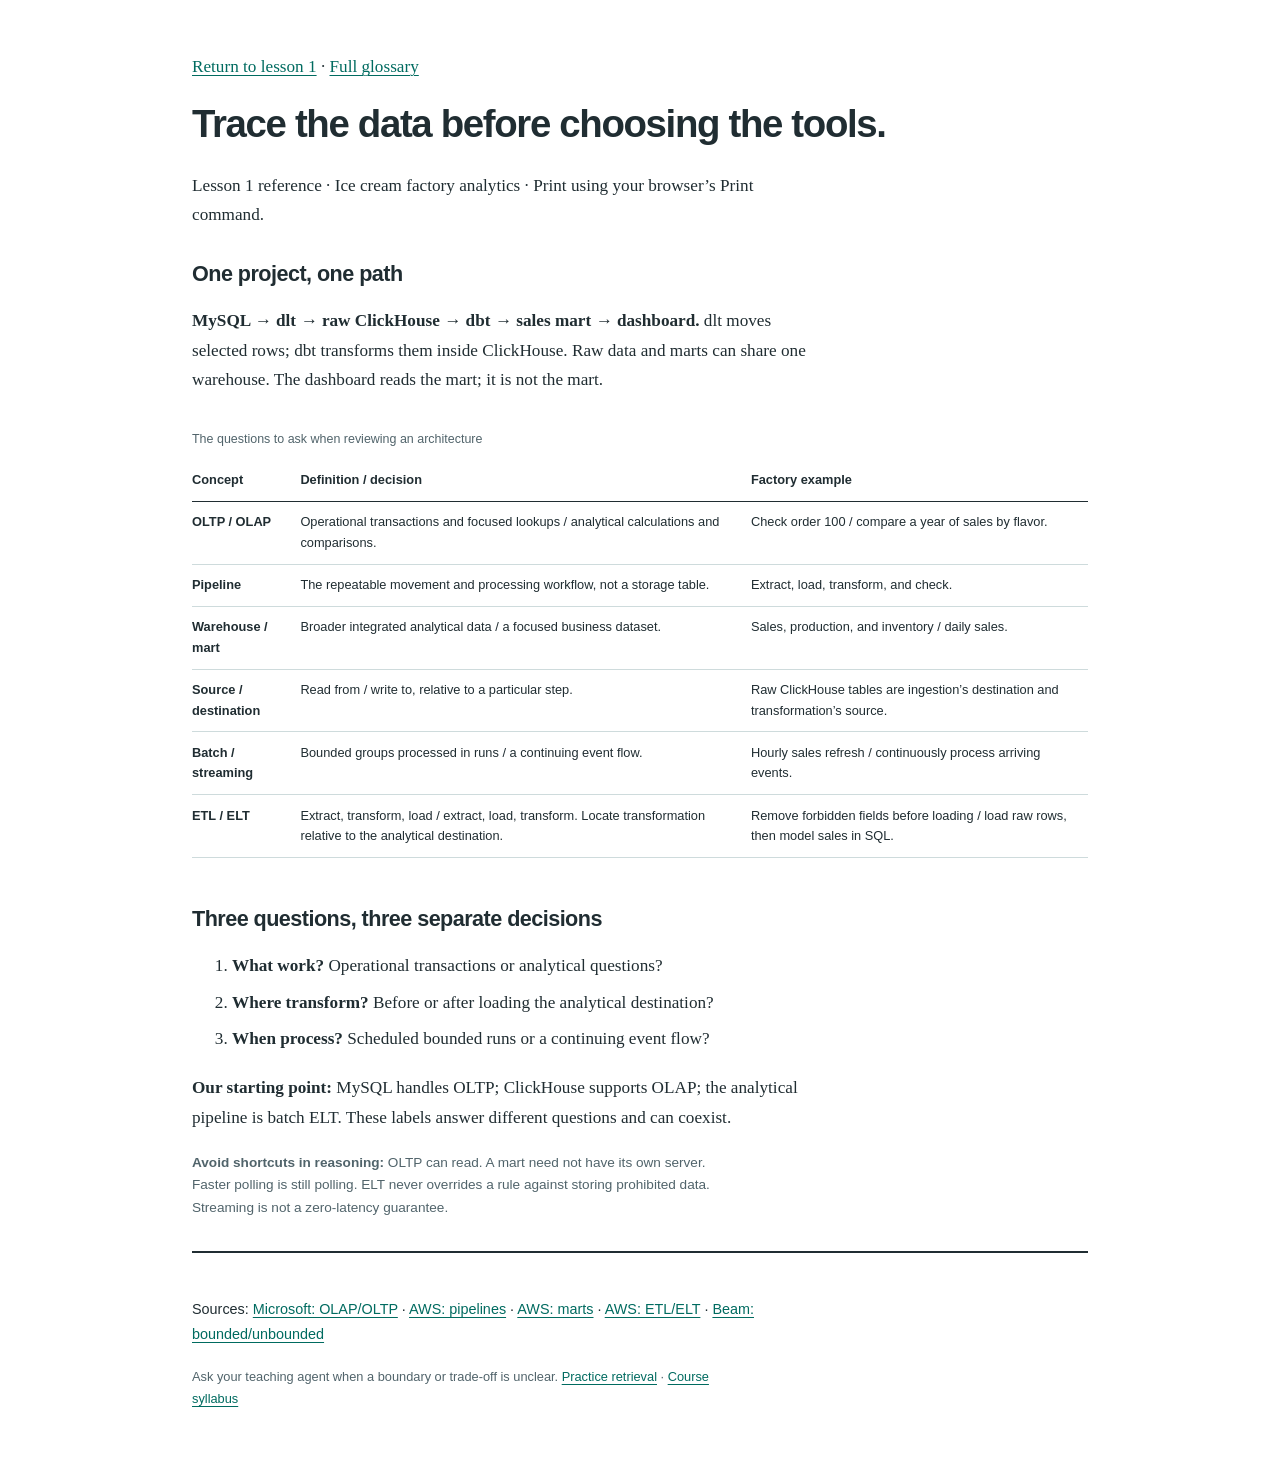
<file: reference/architecture-first-steps.html>
<!doctype html>
<html lang="en">
<head>
  <meta charset="utf-8">
  <meta name="viewport" content="width=device-width, initial-scale=1">
  <title>Architecture first steps — Factory Data Lab reference</title>
  <link rel="stylesheet" href="../assets/course.css">
</head>
<body>
  <main class="reference-sheet" id="main">
    <p><a href="../lessons/0001-from-order-to-insight.html">Return to lesson 1</a> · <a href="glossary.html">Full glossary</a></p>
    <h1>Trace the data before choosing the tools.</h1>
    <p>Lesson 1 reference · Ice cream factory analytics · Print using your browser’s Print command.</p>
    <h2 id="path">One project, one path</h2>
    <p><strong>MySQL → dlt → raw ClickHouse → dbt → sales mart → dashboard.</strong> dlt moves selected rows; dbt transforms them inside ClickHouse. Raw data and marts can share one warehouse. The dashboard reads the mart; it is not the mart.</p>
    <div class="table-scroll"><table><caption>The questions to ask when reviewing an architecture</caption><thead><tr><th scope="col">Concept</th><th scope="col">Definition / decision</th><th scope="col">Factory example</th></tr></thead><tbody>
      <tr><th scope="row">OLTP / OLAP</th><td>Operational transactions and focused lookups / analytical calculations and comparisons.</td><td>Check order 100 / compare a year of sales by flavor.</td></tr>
      <tr><th scope="row">Pipeline</th><td>The repeatable movement and processing workflow, not a storage table.</td><td>Extract, load, transform, and check.</td></tr>
      <tr><th scope="row">Warehouse / mart</th><td>Broader integrated analytical data / a focused business dataset.</td><td>Sales, production, and inventory / daily sales.</td></tr>
      <tr><th scope="row">Source / destination</th><td>Read from / write to, relative to a particular step.</td><td>Raw ClickHouse tables are ingestion’s destination and transformation’s source.</td></tr>
      <tr><th scope="row">Batch / streaming</th><td>Bounded groups processed in runs / a continuing event flow.</td><td>Hourly sales refresh / continuously process arriving events.</td></tr>
      <tr><th scope="row">ETL / ELT</th><td>Extract, transform, load / extract, load, transform. Locate transformation relative to the analytical destination.</td><td>Remove forbidden fields before loading / load raw rows, then model sales in SQL.</td></tr>
    </tbody></table></div>
    <h2 id="decisions">Three questions, three separate decisions</h2>
    <ol><li><strong>What work?</strong> Operational transactions or analytical questions?</li><li><strong>Where transform?</strong> Before or after loading the analytical destination?</li><li><strong>When process?</strong> Scheduled bounded runs or a continuing event flow?</li></ol>
    <p><strong>Our starting point:</strong> MySQL handles OLTP; ClickHouse supports OLAP; the analytical pipeline is batch ELT. These labels answer different questions and can coexist.</p>
    <p class="margin-note"><strong>Avoid shortcuts in reasoning:</strong> OLTP can read. A mart need not have its own server. Faster polling is still polling. ELT never overrides a rule against storing prohibited data. Streaming is not a zero-latency guarantee.</p>
    <footer class="page-footer">
      <p>Sources: <a href="https://learn.microsoft.com/en-us/azure/architecture/data-guide/relational-data/online-analytical-processing">Microsoft: OLAP/OLTP</a> · <a href="https://aws.amazon.com/what-is/data-pipeline/">AWS: pipelines</a> · <a href="https://aws.amazon.com/what-is/data-mart/">AWS: marts</a> · <a href="https://aws.amazon.com/compare/the-difference-between-etl-and-elt/">AWS: ETL/ELT</a> · <a href="https://beam.apache.org/documentation/basics/#pcollection">Beam: bounded/unbounded</a></p>
      <p>Ask your teaching agent when a boundary or trade-off is unclear. <a href="../lessons/0001-from-order-to-insight.html#practice">Practice retrieval</a> · <a href="../index.html">Course syllabus</a></p>
    </footer>
  </main>
</body>
</html>
</file>
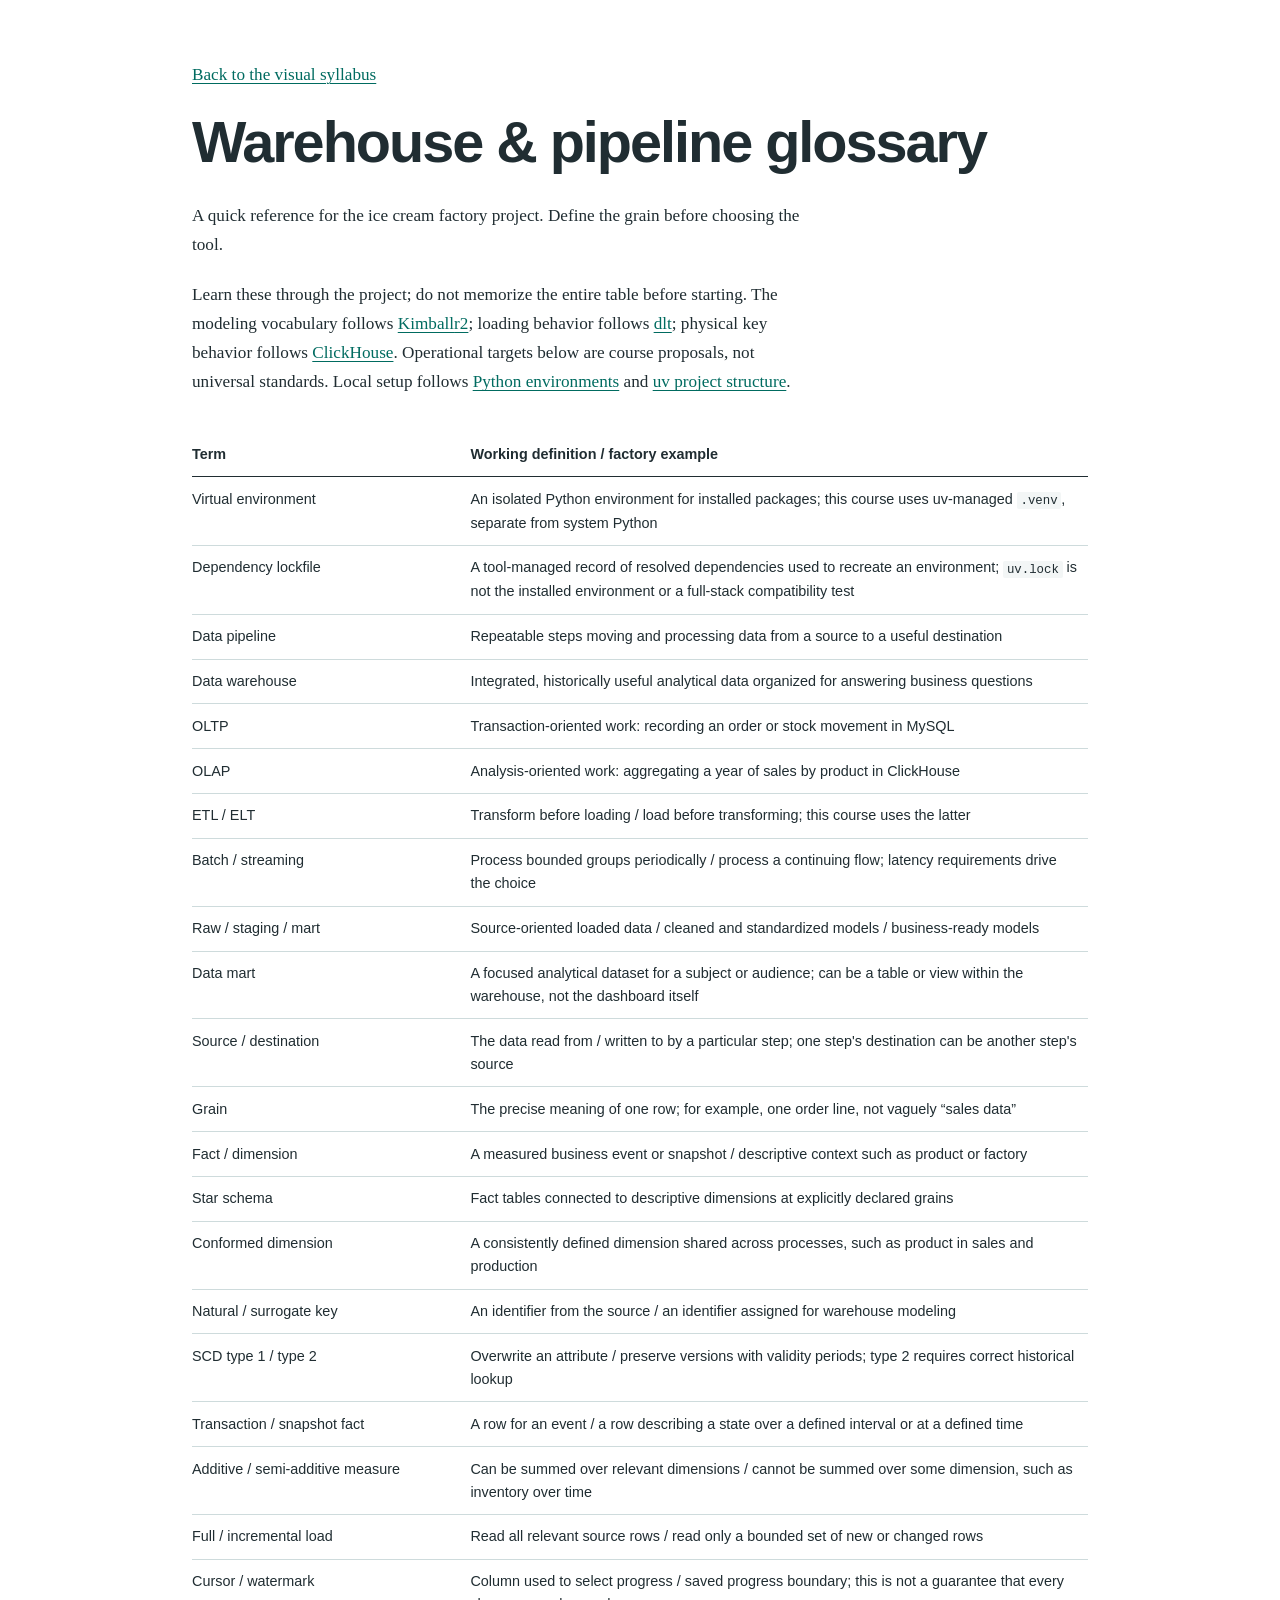
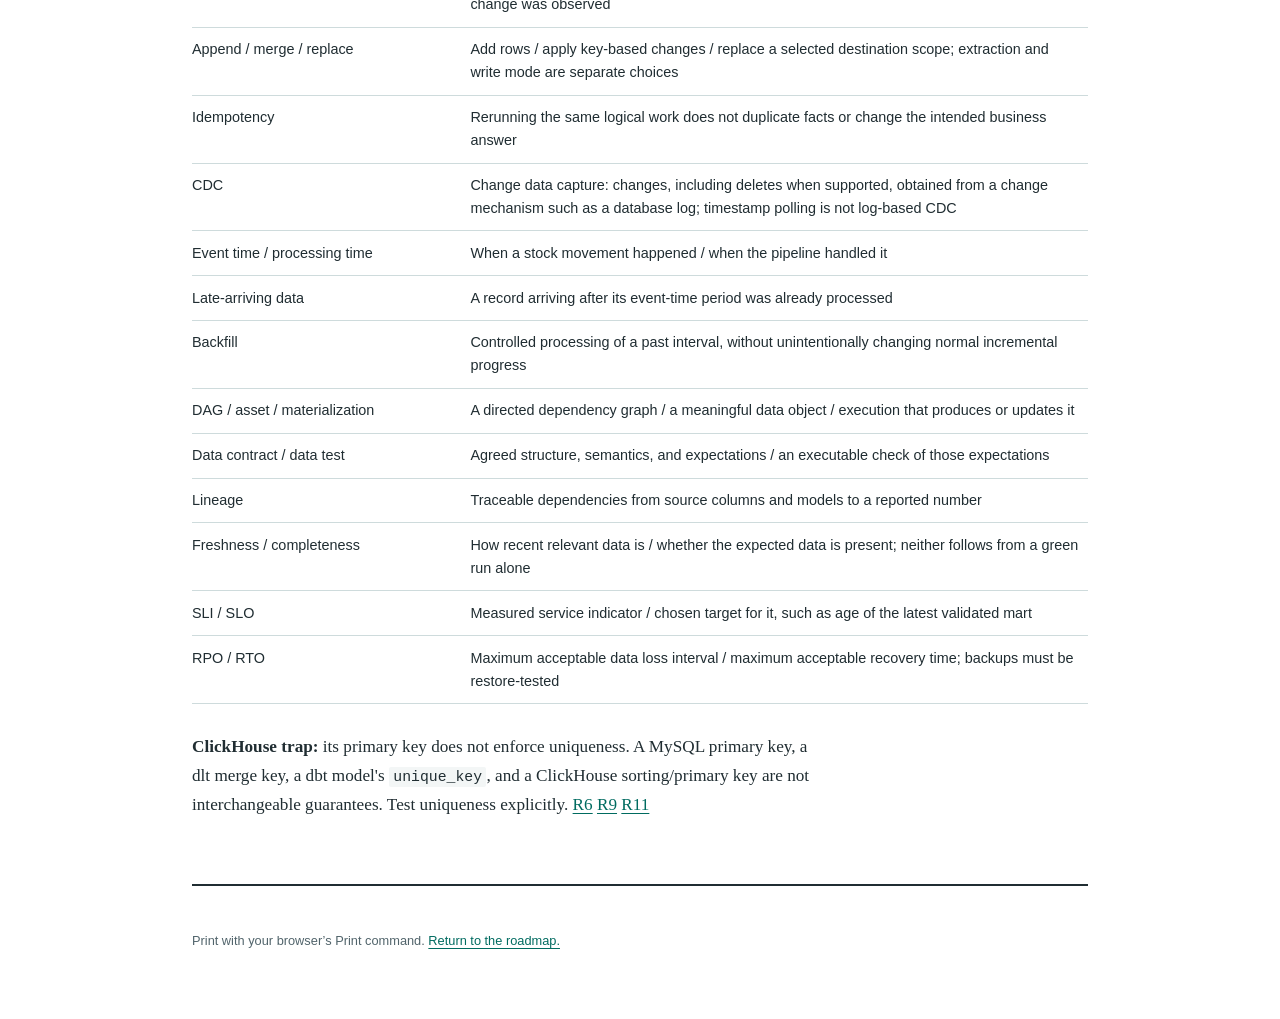
<file: reference/glossary.html>
<!doctype html>
<html lang="en"><head><meta charset="utf-8"><meta name="viewport" content="width=device-width, initial-scale=1">
<title>Warehouse &amp; pipeline glossary — Factory Data Lab</title>
<link rel="stylesheet" href="../assets/course.css"></head>
<body><main class="glossary-layout" id="main"><p><a href="../index.html#field-notes">Back to the visual syllabus</a></p>
<h1>Warehouse &amp; pipeline glossary</h1><p>A quick reference for the ice cream factory project. Define the grain before choosing the tool.</p>
<p>Learn these through the project; do not memorize the entire table before starting. The modeling vocabulary follows <a href="https://www.kimballgroup.com/data-warehouse-business-intelligence-resources/kimball-techniques/dimensional-modeling-techniques/">Kimball</a><a href="https://www.kimballgroup.com/2008/11/fact-tables/">r2</a>; loading behavior follows <a href="https://dlthub.com/docs/general-usage/incremental-loading">dlt</a>; physical key behavior follows <a href="https://clickhouse.com/docs/engines/table-engines/mergetree-family/mergetree">ClickHouse</a>. Operational targets below are course proposals, not universal standards. Local setup follows <a href="https://docs.python.org/3/tutorial/venv.html">Python environments</a> and <a href="https://docs.astral.sh/uv/guides/projects/">uv project structure</a>.</p>
<div class="table-scroll"><table>
<thead>
<tr>
<th>Term</th>
<th>Working definition / factory example</th>
</tr>
</thead>
<tbody>
<tr id="glossary-virtual-environment">
<td>Virtual environment</td>
<td>An isolated Python environment for installed packages; this course uses uv-managed <code>.venv</code>, separate from system Python</td>
</tr>
<tr id="glossary-dependency-lockfile">
<td>Dependency lockfile</td>
<td>A tool-managed record of resolved dependencies used to recreate an environment; <code>uv.lock</code> is not the installed environment or a full-stack compatibility test</td>
</tr>
<tr id="glossary-data-pipeline">
<td>Data pipeline</td>
<td>Repeatable steps moving and processing data from a source to a useful destination</td>
</tr>
<tr id="glossary-data-warehouse">
<td>Data warehouse</td>
<td>Integrated, historically useful analytical data organized for answering business questions</td>
</tr>
<tr id="glossary-oltp">
<td>OLTP</td>
<td>Transaction-oriented work: recording an order or stock movement in MySQL</td>
</tr>
<tr id="glossary-olap">
<td>OLAP</td>
<td>Analysis-oriented work: aggregating a year of sales by product in ClickHouse</td>
</tr>
<tr id="glossary-etl-elt">
<td>ETL / ELT</td>
<td>Transform before loading / load before transforming; this course uses the latter</td>
</tr>
<tr id="glossary-batch-streaming">
<td>Batch / streaming</td>
<td>Process bounded groups periodically / process a continuing flow; latency requirements drive the choice</td>
</tr>
<tr id="glossary-raw-staging-mart">
<td>Raw / staging / mart</td>
<td>Source-oriented loaded data / cleaned and standardized models / business-ready models</td>
</tr>
<tr id="glossary-data-mart">
<td>Data mart</td>
<td>A focused analytical dataset for a subject or audience; can be a table or view within the warehouse, not the dashboard itself</td>
</tr>
<tr id="glossary-source-destination">
<td>Source / destination</td>
<td>The data read from / written to by a particular step; one step's destination can be another step's source</td>
</tr>
<tr id="glossary-grain">
<td>Grain</td>
<td>The precise meaning of one row; for example, one order line, not vaguely “sales data”</td>
</tr>
<tr id="glossary-fact-dimension">
<td>Fact / dimension</td>
<td>A measured business event or snapshot / descriptive context such as product or factory</td>
</tr>
<tr id="glossary-star-schema">
<td>Star schema</td>
<td>Fact tables connected to descriptive dimensions at explicitly declared grains</td>
</tr>
<tr id="glossary-conformed-dimension">
<td>Conformed dimension</td>
<td>A consistently defined dimension shared across processes, such as product in sales and production</td>
</tr>
<tr id="glossary-natural-surrogate-key">
<td>Natural / surrogate key</td>
<td>An identifier from the source / an identifier assigned for warehouse modeling</td>
</tr>
<tr id="glossary-scd-type-1-type-2">
<td>SCD type 1 / type 2</td>
<td>Overwrite an attribute / preserve versions with validity periods; type 2 requires correct historical lookup</td>
</tr>
<tr id="glossary-transaction-snapshot-fact">
<td>Transaction / snapshot fact</td>
<td>A row for an event / a row describing a state over a defined interval or at a defined time</td>
</tr>
<tr id="glossary-additive-semi-additive-measure">
<td>Additive / semi-additive measure</td>
<td>Can be summed over relevant dimensions / cannot be summed over some dimension, such as inventory over time</td>
</tr>
<tr id="glossary-full-incremental-load">
<td>Full / incremental load</td>
<td>Read all relevant source rows / read only a bounded set of new or changed rows</td>
</tr>
<tr id="glossary-cursor-watermark">
<td>Cursor / watermark</td>
<td>Column used to select progress / saved progress boundary; this is not a guarantee that every change was observed</td>
</tr>
<tr id="glossary-append-merge-replace">
<td>Append / merge / replace</td>
<td>Add rows / apply key-based changes / replace a selected destination scope; extraction and write mode are separate choices</td>
</tr>
<tr id="glossary-idempotency">
<td>Idempotency</td>
<td>Rerunning the same logical work does not duplicate facts or change the intended business answer</td>
</tr>
<tr id="glossary-cdc">
<td>CDC</td>
<td>Change data capture: changes, including deletes when supported, obtained from a change mechanism such as a database log; timestamp polling is not log-based CDC</td>
</tr>
<tr id="glossary-event-time-processing-time">
<td>Event time / processing time</td>
<td>When a stock movement happened / when the pipeline handled it</td>
</tr>
<tr id="glossary-late-arriving-data">
<td>Late-arriving data</td>
<td>A record arriving after its event-time period was already processed</td>
</tr>
<tr id="glossary-backfill">
<td>Backfill</td>
<td>Controlled processing of a past interval, without unintentionally changing normal incremental progress</td>
</tr>
<tr id="glossary-dag-asset-materialization">
<td>DAG / asset / materialization</td>
<td>A directed dependency graph / a meaningful data object / execution that produces or updates it</td>
</tr>
<tr id="glossary-data-contract-data-test">
<td>Data contract / data test</td>
<td>Agreed structure, semantics, and expectations / an executable check of those expectations</td>
</tr>
<tr id="glossary-lineage">
<td>Lineage</td>
<td>Traceable dependencies from source columns and models to a reported number</td>
</tr>
<tr id="glossary-freshness-completeness">
<td>Freshness / completeness</td>
<td>How recent relevant data is / whether the expected data is present; neither follows from a green run alone</td>
</tr>
<tr id="glossary-sli-slo">
<td>SLI / SLO</td>
<td>Measured service indicator / chosen target for it, such as age of the latest validated mart</td>
</tr>
<tr id="glossary-rpo-rto">
<td>RPO / RTO</td>
<td>Maximum acceptable data loss interval / maximum acceptable recovery time; backups must be restore-tested</td>
</tr>
</tbody>
</table></div>
<p><strong>ClickHouse trap:</strong> its primary key does not enforce uniqueness. A MySQL primary key, a dlt merge key, a dbt model's <code>unique_key</code>, and a ClickHouse sorting/primary key are not interchangeable guarantees. Test uniqueness explicitly. <a href="https://dlthub.com/docs/dlt-ecosystem/destinations/clickhouse">R6</a> <a href="https://clickhouse.com/docs/engines/table-engines/mergetree-family/mergetree">R9</a> <a href="https://docs.getdbt.com/docs/build/data-tests">R11</a></p>
<footer class="page-footer"><p>Print with your browser’s Print command. <a href="../index.html#curriculum">Return to the roadmap.</a></p></footer></main></body></html>
</file>
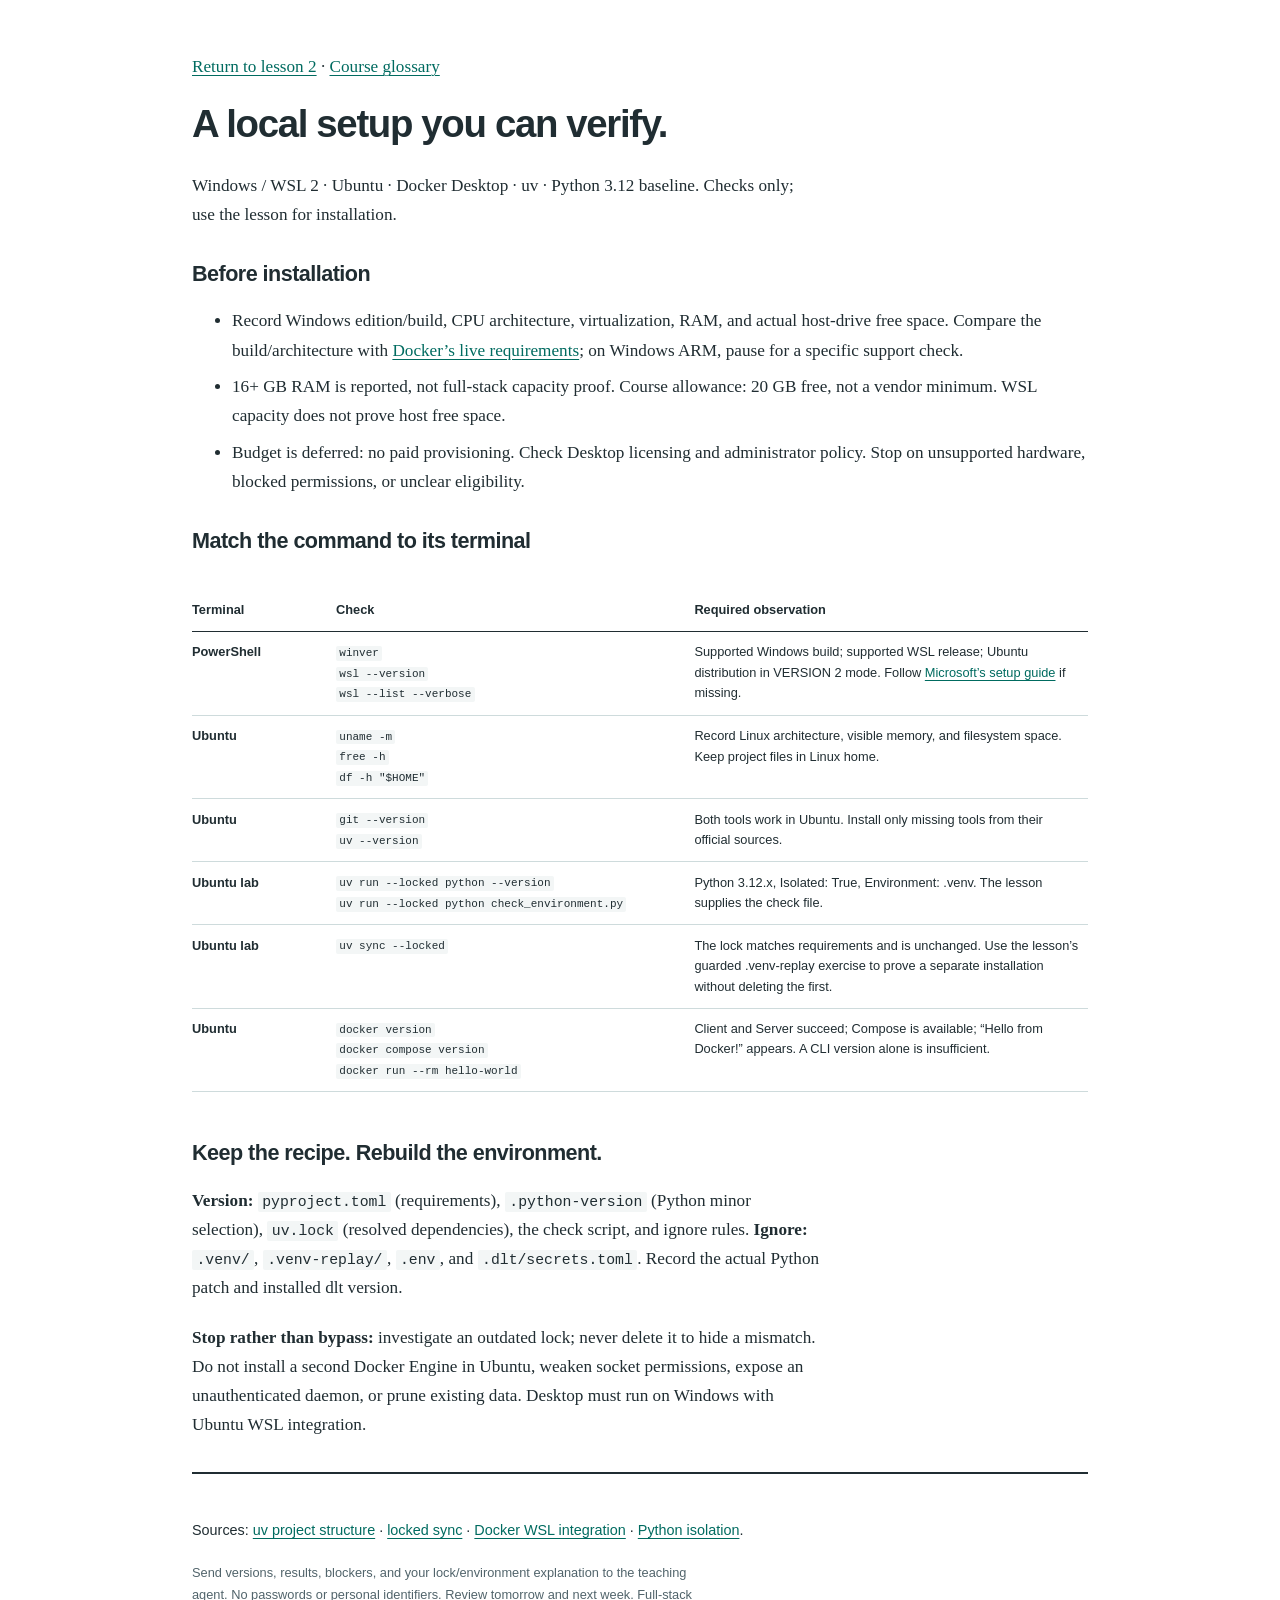
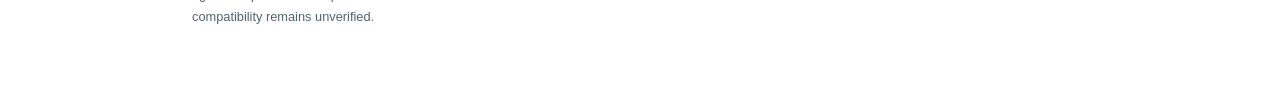
<file: reference/local-setup-checklist.html>
<!doctype html>
<html lang="en">
<head>
  <meta charset="utf-8">
  <meta name="viewport" content="width=device-width, initial-scale=1">
  <title>Local setup checklist — Factory Data Lab reference</title>
  <link rel="stylesheet" href="../assets/course.css">
</head>
<body>
  <main class="reference-sheet" id="main">
    <p><a href="../lessons/0002-reproducible-local-setup.html">Return to lesson 2</a> · <a href="glossary.html">Course glossary</a></p>
    <h1>A local setup you can verify.</h1>
    <p>Windows / WSL 2 · Ubuntu · Docker Desktop · uv · Python 3.12 baseline. Checks only; use the lesson for installation.</p>
    <h2 id="preflight">Before installation</h2>
    <ul><li>Record Windows edition/build, CPU architecture, virtualization, RAM, and actual host-drive free space. Compare the build/architecture with <a href="https://docs.docker.com/desktop/setup/install/windows-install/#system-requirements">Docker’s live requirements</a>; on Windows ARM, pause for a specific support check.</li><li>16+ GB RAM is reported, not full-stack capacity proof. Course allowance: 20 GB free, not a vendor minimum. WSL capacity does not prove host free space.</li><li>Budget is deferred: no paid provisioning. Check Desktop licensing and administrator policy. Stop on unsupported hardware, blocked permissions, or unclear eligibility.</li></ul>
    <h2 id="checks">Match the command to its terminal</h2>
    <div class="table-scroll" role="region" aria-label="Terminal checks" tabindex="0"><table class="terminal-checks"><thead><tr><th scope="col">Terminal</th><th scope="col">Check</th><th scope="col">Required observation</th></tr></thead><tbody>
      <tr><th scope="row">PowerShell</th><td><code>winver</code><br><code>wsl --version</code><br><code>wsl --list --verbose</code></td><td>Supported Windows build; supported WSL release; Ubuntu distribution in VERSION 2 mode. Follow <a href="https://learn.microsoft.com/en-us/windows/wsl/install">Microsoft’s setup guide</a> if missing.</td></tr>
      <tr><th scope="row">Ubuntu</th><td><code>uname -m</code><br><code>free -h</code><br><code>df -h "$HOME"</code></td><td>Record Linux architecture, visible memory, and filesystem space. Keep project files in Linux home.</td></tr>
      <tr><th scope="row">Ubuntu</th><td><code>git --version</code><br><code>uv --version</code></td><td>Both tools work in Ubuntu. Install only missing tools from their official sources.</td></tr>
      <tr><th scope="row">Ubuntu lab</th><td><code>uv run --locked python --version</code><br><code>uv run --locked python check_environment.py</code></td><td>Python 3.12.x, Isolated: True, Environment: .venv. The lesson supplies the check file.</td></tr>
      <tr><th scope="row">Ubuntu lab</th><td><code>uv sync --locked</code></td><td>The lock matches requirements and is unchanged. Use the lesson’s guarded .venv-replay exercise to prove a separate installation without deleting the first.</td></tr>
      <tr><th scope="row">Ubuntu</th><td><code>docker version</code><br><code>docker compose version</code><br><code>docker run --rm hello-world</code></td><td>Client and Server succeed; Compose is available; “Hello from Docker!” appears. A CLI version alone is insufficient.</td></tr>
    </tbody></table></div>
    <h2 id="records">Keep the recipe. Rebuild the environment.</h2>
    <p><strong>Version:</strong> <code>pyproject.toml</code> (requirements), <code>.python-version</code> (Python minor selection), <code>uv.lock</code> (resolved dependencies), the check script, and ignore rules. <strong>Ignore:</strong> <code>.venv/</code>, <code>.venv-replay/</code>, <code>.env</code>, and <code>.dlt/secrets.toml</code>. Record the actual Python patch and installed dlt version.</p>
    <p><strong>Stop rather than bypass:</strong> investigate an outdated lock; never delete it to hide a mismatch. Do not install a second Docker Engine in Ubuntu, weaken socket permissions, expose an unauthenticated daemon, or prune existing data. Desktop must run on Windows with Ubuntu WSL integration.</p>
    <footer class="page-footer"><p>Sources: <a href="https://docs.astral.sh/uv/guides/projects/">uv project structure</a> · <a href="https://docs.astral.sh/uv/concepts/projects/sync/">locked sync</a> · <a href="https://docs.docker.com/desktop/features/wsl/">Docker WSL integration</a> · <a href="https://docs.python.org/3/library/venv.html#how-venvs-work">Python isolation</a>.</p><p>Send versions, results, blockers, and your lock/environment explanation to the teaching agent. No passwords or personal identifiers. Review tomorrow and next week. Full-stack compatibility remains unverified.</p></footer>
  </main>
</body>
</html>
</file>
<file: assets/course.css>
/* Shared reading, interaction, and print styles for the teaching workspace. */
:root {
  --ink: #202d32;
  --muted: #51646b;
  --paper: #ffffff;
  --wash: #f3f6f6;
  --accent: #006b60;
  --accent-wash: #e8f3ef;
  --line: #cedbdc;
  --danger: #993b30;
  --code-bg: #172e36;
  --code-ink: #edf5f5;
  --body: Georgia, Cambria, "Times New Roman", serif;
  --ui: -apple-system, BlinkMacSystemFont, "Segoe UI", sans-serif;
  --mono: "SFMono-Regular", Consolas, "Liberation Mono", monospace;
}
* { box-sizing: border-box; }
html { scroll-behavior: smooth; scroll-padding-top: 2rem; scrollbar-color: var(--muted) var(--wash); }
body { margin: 0; background: var(--paper); color: var(--ink); font: 1.075rem/1.7 var(--body); }
::selection { background: #b9e2d8; color: #142f30; }
a { color: var(--accent); text-underline-offset: .2em; text-decoration-thickness: 1px; }
a:hover { text-decoration-thickness: 2px; }
button, input { font: inherit; accent-color: var(--accent); caret-color: var(--accent); }
button, summary, label { -webkit-tap-highlight-color: transparent; }
button { border: 1px solid var(--line); border-radius: 4px; background: var(--paper); color: var(--ink); padding: .65rem 1rem; cursor: pointer; font: 600 .85rem/1.5 var(--ui); }
button:hover { border-color: var(--accent); background: var(--accent-wash); }
button:disabled { cursor: wait; opacity: .65; }
:focus-visible { outline: 3px solid var(--accent); outline-offset: 4px; }
[hidden] { display: none !important; }
h1, h2, h3, h4 { font-family: var(--ui); line-height: 1.18; text-wrap: balance; }
h1 { font-size: clamp(2.65rem, 4.5vw, 4.5rem); font-weight: 650; letter-spacing: -.035em; margin: 0 0 1.5rem; }
h2 { font-size: clamp(1.65rem, 2.5vw, 2.15rem); font-weight: 650; letter-spacing: -.025em; margin: 0 0 1.25rem; }
h3 { font-size: 1.15rem; margin: 2rem 0 .75rem; }
h4 { font-size: 1rem; margin: 1.75rem 0 .5rem; }
p, ul, ol { margin: .75rem 0 1.25rem; }
p { max-width: 73ch; }
li { margin-bottom: .45rem; }
strong { font-weight: 700; }
code { font: .86em/1.6 var(--mono); overflow-wrap: anywhere; }
:not(pre) > code { background: var(--wash); padding: .13em .3em; border-radius: 2px; }
pre { background: var(--code-bg); color: var(--code-ink); padding: 1.25rem; margin: 1rem 0; border-radius: 5px; max-width: 100%; overflow: auto; tab-size: 4; scrollbar-color: #87a4ae var(--code-bg); }
pre code { font-size: .81rem; line-height: 1.75; white-space: pre; overflow-wrap: normal; }
hr { border: 0; border-top: 1px solid var(--line); margin: 2rem 0; }
.site-header { display: flex; align-items: center; justify-content: space-between; gap: 1rem; padding: 1.2rem clamp(1.25rem, 4vw, 4rem); border-bottom: 1px solid var(--line); font-family: var(--ui); }
.wordmark { font-size: 1.2rem; font-weight: 750; color: var(--ink); text-decoration: none; letter-spacing: -.025em; }
.wordmark span { color: var(--accent); font-weight: 450; margin-left: .2rem; }
.header-links { display: flex; align-items: center; gap: 1.4rem; font-size: .8rem; }
.page-layout { display: grid; grid-template-columns: 12rem minmax(0, 1fr) 13.5rem; grid-template-areas: "guide content outline"; gap: clamp(1.25rem, 3vw, 3rem); max-width: 1680px; margin: auto; padding: 0 clamp(1.25rem, 4vw, 4rem); }
.page-layout > main { grid-area: content; }
.sidebar, .page-contents { min-width: 0; font: .82rem/1.5 var(--ui); align-self: start; position: sticky; top: 2rem; margin-top: 3.5rem; max-height: calc(100vh - 10rem); overflow-y: auto; scrollbar-width: thin; }
.sidebar { grid-area: guide; }
.page-contents { grid-area: outline; }
.sidebar nav p { color: var(--muted); margin: 0 0 1rem; }
.sidebar nav ul, .page-contents ul { list-style: none; padding: 0; margin: 0; }
.sidebar nav li, .page-contents li { margin: 0; }
.sidebar nav ul ul { border-left: 1px solid var(--line); padding-left: .85rem; margin-top: .4rem; }
.guide-group-label { font-weight: 650; }
.guide-groups > li + li { margin-top: 1.5rem; }
.sidebar nav a, .page-contents a { display: block; padding: .45rem 0; color: var(--ink); text-decoration: none; overflow-wrap: anywhere; }
.sidebar nav a:hover, .page-contents a:hover { color: var(--accent); text-decoration: underline; }
.contents-outline > summary { position: sticky; top: 0; z-index: 1; background: var(--paper); color: var(--muted); padding-bottom: .75rem; cursor: pointer; }
.page-contents nav > ul > li + li { margin-top: .35rem; }
.page-contents nav > ul > li > a { font-weight: 600; }
.page-contents ul ul { border-left: 1px solid var(--line); padding-left: .85rem; margin: .2rem 0 .75rem; font-size: .75rem; }
.page-contents ul ul a { color: var(--muted); padding: .35rem 0; }
.sidebar-note { margin-top: 2rem; padding-top: 1.5rem; border-top: 1px solid var(--line); color: var(--muted); }
.sidebar-note p { margin-top: .5rem; }
main { min-width: 0; padding: 3.5rem 0 2rem; }
.introduction { padding-bottom: 1rem; }
.lede { font-size: 1.35rem; line-height: 1.55; max-width: 51ch; }
.course-meta { display: flex; flex-wrap: wrap; gap: .5rem 1.25rem; list-style: none; padding: 0; font: .8rem/1.6 var(--ui); color: var(--muted); }
.course-meta li { margin: 0; }
.intro-note { font: .85rem/1.6 var(--ui); color: var(--muted); max-width: 66ch; }
.primary-link { display: inline-block; padding: .25rem 0; font: 650 .95rem/1.7 var(--ui); }
.primary-link span { display: inline-block; margin-left: .5rem; transition: transform .16s ease-out; }
.primary-link:hover span { transform: translateX(4px); }
.chapter { padding-top: 3.5rem; margin-top: 3rem; border-top: 1px solid var(--line); scroll-margin-top: 1rem; }
.section-heading { display: flex; align-items: baseline; justify-content: space-between; gap: 1rem; flex-wrap: wrap; }
.section-heading > a { font: .8rem/1.5 var(--ui); }
.architecture { margin: 2rem 0 0; }
.orchestration { border-top: 1px solid var(--accent); border-bottom: 1px solid var(--accent); padding: .75rem 0; font: .82rem/1.6 var(--ui); max-width: none; color: var(--accent); }
.pipeline { list-style: none; padding: 0; margin: 1.5rem 0; display: grid; grid-template-columns: repeat(5, minmax(0, 1fr)); gap: 1rem; align-items: start; }
.pipeline li { position: relative; min-width: 0; margin: 0; }
.pipeline li:not(:last-child)::after { content: ""; position: absolute; top: 2.7rem; right: -.65rem; width: .4rem; height: .4rem; border-top: 1.5px solid var(--muted); border-right: 1.5px solid var(--muted); transform: rotate(45deg); }
.pipeline details { border-top: 3px solid var(--accent); font: .8rem/1.6 var(--ui); }
.pipeline summary { display: block; padding: .75rem 0; cursor: pointer; list-style: none; }
.pipeline summary::-webkit-details-marker { display: none; }
.pipeline summary:hover strong { text-decoration: underline; text-underline-offset: .15em; }
.stage-role { display: block; color: var(--muted); font-size: .72rem; margin-bottom: .65rem; }
.pipeline summary strong { font-size: 1.05rem; display: block; margin-bottom: .25rem; }
.stage-action { display: block; font-size: .75rem; }
.pipeline details p { font-size: .8rem; margin-top: 0; }
.pipeline details a { font-size: .76rem; }
.consumers { display: grid; grid-template-columns: 1.4fr 1fr 1fr; gap: 1.5rem; padding: 1rem 0; border-top: 1px dashed var(--line); border-bottom: 1px solid var(--line); font: .8rem/1.6 var(--ui); }
.consumers > span { color: var(--muted); }
.consumers p { margin: .25rem 0 0; }
figcaption, .margin-note { font: .85rem/1.65 var(--ui); color: var(--muted); margin-top: 1rem; }
.experiment-layout { display: grid; grid-template-columns: 1.25fr 1fr; gap: 2rem; margin-top: 1.5rem; }
.experiment-layout h3 { margin-top: 0; font-size: 1rem; }
.table-scroll { max-width: 100%; overflow-x: auto; }
table { width: 100%; border-collapse: collapse; font: .8rem/1.6 var(--ui); text-align: left; margin: 1rem 0; }
caption { text-align: left; font-size: .78rem; color: var(--muted); padding-bottom: .6rem; }
th { font-weight: 650; }
th, td { padding: .65rem .6rem; border-bottom: 1px solid var(--line); vertical-align: top; overflow-wrap: anywhere; }
th:first-child, td:first-child { padding-left: 0; }
thead th { border-bottom-color: var(--ink); }
.warehouse-result { background: var(--wash); padding: 1.25rem; }
.warehouse-result dl { margin: 0; font-family: var(--ui); }
.warehouse-result dl > div { display: flex; justify-content: space-between; gap: 1rem; padding: .6rem 0; border-bottom: 1px solid var(--line); }
.warehouse-result dt { font-size: .8rem; }
.warehouse-result dd { margin: 0; font-size: 1rem; font-weight: 650; font-variant-numeric: tabular-nums; }
.practice-controls { margin-top: 1.5rem; }
fieldset { border: 0; padding: 0; margin: 0 0 1.25rem; font: .9rem/1.7 var(--ui); }
legend { font-weight: 650; padding: 0; margin-bottom: .6rem; }
label { display: flex; align-items: baseline; gap: .6rem; padding: .4rem 0; width: fit-content; cursor: pointer; }
input[type="radio"] { margin: 0; width: 1rem; height: 1rem; flex-shrink: 0; }
.button-row { display: flex; flex-wrap: wrap; gap: .7rem; }
.primary-button { background: var(--accent); color: var(--paper); border-color: var(--accent); }
.primary-button:hover { background: #00564d; color: var(--paper); }
.feedback { font: .85rem/1.65 var(--ui); margin-bottom: 0; }
.feedback[data-state="error"] { color: var(--danger); }
.feedback[data-state="success"] { color: var(--accent); }
.milestones, .examples { margin-top: 2rem; }
.milestone, .example, .handbook { border-top: 1px solid var(--line); }
.milestone:last-child, .example:last-child, .handbook:last-of-type { border-bottom: 1px solid var(--line); }
.milestone > summary, .example > summary, .handbook > summary { cursor: pointer; padding: 1.25rem 0; font: 600 1rem/1.5 var(--ui); }
.milestone > summary { display: grid; grid-template-columns: 2.5rem 6.5rem 1fr 1rem; align-items: baseline; gap: .8rem; list-style: none; }
.milestone > summary::-webkit-details-marker { display: none; }
.milestone > summary::after { content: "+"; font-size: 1.2rem; color: var(--accent); }
.milestone[open] > summary::after { content: "−"; }
.milestone > summary:hover, .example > summary:hover, .handbook > summary:hover { color: var(--accent); }
.milestone-number { font-weight: 700; color: var(--accent); font-size: .8rem; }
.milestone-weeks { font-weight: 400; font-size: .78rem; color: var(--muted); white-space: nowrap; }
.milestone-body, .example-body, .handbook-body { padding: 0 0 1.75rem; min-width: 0; }
.milestone-body > p:first-child { margin-top: 1rem; }
.milestone-body > p:has(> strong:only-child) { font-family: var(--ui); font-size: 1rem; margin-top: 1.75rem; }
.milestone-body li, .handbook-body li { margin-bottom: .8rem; }
.milestone-body p:last-child { font: .85rem/1.7 var(--ui); }
.code-block { position: relative; margin: 1.25rem 0; }
.code-block pre { margin: 0; padding-top: 2.8rem; }
.copy-code { position: absolute; top: .5rem; right: .5rem; z-index: 1; padding: .2rem .6rem; font-size: .7rem; color: var(--code-ink); background: var(--code-bg); border-color: #60828b; }
.copy-code:hover { background: #2d4851; color: var(--code-ink); border-color: var(--code-ink); }
.example-body > p { max-width: 73ch; }
.example-body h3 { font-size: 1rem; }
.handbook-body h2 { font-size: 1.35rem; margin-top: 2rem; }
.handbook-body h3 { font-size: 1.05rem; }
.resource-list { font: .9rem/1.65 var(--ui); padding-left: 1.25rem; }
.resource-list li { padding-left: .4rem; margin-bottom: 1rem; }
.resource-list span { color: var(--muted); display: block; font-size: .82rem; }
.page-footer { margin-top: 4rem; padding-top: 2rem; border-top: 2px solid var(--ink); font: .9rem/1.7 var(--ui); }
.page-footer p:last-child { color: var(--muted); font-size: .8rem; }
.glossary-layout { max-width: 960px; margin: auto; padding: 3rem 2rem; }
.glossary-layout table { font-size: .9rem; }
.glossary-layout th:first-child { width: 30%; }
.lesson-shell { max-width: 1060px; margin: auto; padding: 3.5rem 2.5rem; }
.lesson-shell h1 { font-size: clamp(2.65rem, 4.5vw, 4rem); }
.lesson-shell .chapter { margin-top: 2.5rem; padding-top: 2.5rem; }
.lesson-jumps { display: flex; flex-wrap: wrap; gap: .5rem 1.2rem; font: .83rem/1.6 var(--ui); margin-top: 1.5rem; }
.transform-path { display: grid; grid-template-columns: 3rem minmax(0, 1fr); gap: .3rem 1rem; margin: 1.5rem 0; font: .9rem/1.6 var(--ui); align-items: center; }
.transform-path > strong { font-size: 1rem; }
.transform-path ol { display: grid; grid-template-columns: repeat(3, minmax(0, 1fr)); gap: 1.25rem; list-style: none; padding: 0; margin: 0; }
.transform-path li { position: relative; padding: .6rem .75rem; background: var(--wash); margin: 0; text-align: center; }
.transform-path li:not(:last-child)::after { content: ""; position: absolute; top: 45%; right: -.75rem; width: .35rem; height: .35rem; border-top: 1.5px solid var(--muted); border-right: 1.5px solid var(--muted); transform: rotate(45deg); }
.transform-path .transform-step { background: var(--accent-wash); color: var(--accent); font-weight: 700; }
.transform-path > p { grid-column: 2; font-size: .82rem; margin: .3rem 0 0; color: var(--muted); }
.delivery-lab { margin: 1.5rem 0; padding: 1.5rem 0; border-top: 1px solid var(--line); border-bottom: 1px solid var(--line); }
.delivery-lab h3 { margin-top: 0; }
.delivery-counts { display: grid; grid-template-columns: repeat(3, minmax(0, 1fr)); gap: 1rem; font-family: var(--ui); margin: 1.5rem 0; }
.delivery-counts dt { color: var(--muted); font-size: .82rem; }
.delivery-counts dd { margin: .5rem 0 0; font-size: 1.65rem; font-weight: 650; font-variant-numeric: tabular-nums; }
.lesson-quiz { padding: 1.5rem 0; border-top: 1px solid var(--line); }
.lesson-quiz legend { font-size: 1rem; line-height: 1.6; }
.lesson-quiz label { padding: .5rem 0; }
.reference-sheet { max-width: 960px; margin: auto; padding: 2.5rem 2rem; }
.reference-sheet h1 { font-size: 2.4rem; }
.reference-sheet h2 { font-size: 1.35rem; margin-top: 2rem; }
.reference-sheet .page-footer { margin-top: 2rem; }
.terminal-checks { min-width: 34rem; table-layout: fixed; }
.terminal-checks th:first-child { width: 15%; }
.terminal-checks th:nth-child(2) { width: 40%; }
.skip-link { position: absolute; left: 1rem; top: -5rem; z-index: 10; background: var(--paper); padding: .75rem; font-family: var(--ui); }
.skip-link:focus { top: 1rem; }
.sr-only { position: absolute; width: 1px; height: 1px; padding: 0; margin: -1px; overflow: hidden; clip-path: inset(50%); white-space: nowrap; border: 0; }
@media (max-width: 1199px) {
  .page-layout { grid-template-columns: minmax(0, 1fr); grid-template-areas: "guide" "outline" "content"; gap: 0; }
  .sidebar, .page-contents { position: static; margin-top: 0; max-height: none; overflow: visible; }
  .sidebar { padding: 1.5rem 0 1rem; }
  .sidebar-note { display: none; }
  .sidebar .guide-groups { display: flex; flex-wrap: wrap; gap: 1rem 2rem; }
  .sidebar .guide-groups > li { margin: 0; flex: 1 1 13rem; }
  .sidebar .guide-groups > li:first-child { flex-basis: 38rem; }
  .sidebar nav ul ul { display: flex; flex-wrap: wrap; gap: 0 1rem; }
  .sidebar nav a { min-height: 36px; }
  .page-contents { border-bottom: 1px solid var(--line); padding: .65rem 0 .85rem; }
  .contents-outline > summary { position: static; padding: .5rem 0; min-height: 44px; }
  .page-contents a, .page-contents ul ul a { min-height: 44px; padding: .65rem 0; }
}
@media (max-width: 1100px) {
  .pipeline { grid-template-columns: 1fr; gap: 1.25rem; }
  .pipeline details { border-top-width: 1px; }
  .pipeline summary { display: grid; grid-template-columns: 7rem 7rem 1fr; gap: .5rem; align-items: baseline; }
  .stage-role, .pipeline summary strong { margin-bottom: 0; }
  .pipeline li:not(:last-child)::after { top: auto; bottom: -.65rem; right: 50%; transform: rotate(135deg); }
  .pipeline details > p { margin-top: .5rem; }
  .experiment-layout { grid-template-columns: 1fr; }
}
@media (max-width: 760px) {
  .site-header { padding: 1rem 1.25rem; }
  .header-links { gap: .75rem; }
  .header-links > a { display: none; }
  .page-layout { display: block; padding: 0 1.25rem; }
  .sidebar { position: static; padding: 1rem 0; border-bottom: 1px solid var(--line); }
  .sidebar nav { font-size: .78rem; }
  .sidebar nav a { padding: .4rem 0; }
  main { padding-top: 2.5rem; }
  h1 { font-size: clamp(2.3rem, 8.5vw, 3.8rem); }
  .lede { font-size: 1.2rem; }
  .chapter { margin-top: 2rem; padding-top: 2.5rem; }
  .pipeline summary { grid-template-columns: 1fr 1.1fr; }
  .stage-action { grid-column: 2; }
  .consumers { grid-template-columns: 1fr 1fr; gap: 1rem; }
  .consumers > span { grid-column: 1 / -1; }
  .milestone > summary { grid-template-columns: 2rem 1fr 1rem; gap: .3rem .6rem; }
  .milestone-weeks { grid-column: 2; grid-row: 2; }
  .milestone-title { grid-column: 2; grid-row: 1; }
  .milestone > summary::after { grid-column: 3; grid-row: 1; }
  .glossary-layout, .reference-sheet { padding: 2rem 1.25rem; }
  .lesson-shell { padding: 2.5rem 1.25rem; }
  .lesson-shell h1 { font-size: clamp(2.3rem, 8.5vw, 3.8rem); }
  .lesson-shell .chapter { margin-top: 2rem; padding-top: 2rem; }
  .transform-path { grid-template-columns: 1fr; }
  .transform-path > p { grid-column: 1; }
  .transform-path ol { gap: 1rem; font-size: .8rem; }
  .transform-path li { padding: .5rem .25rem; }
  .transform-path li:not(:last-child)::after { right: -.6rem; }
}
@media (prefers-reduced-motion: reduce) {
  html { scroll-behavior: auto; }
  *, *::before, *::after { transition: none !important; animation: none !important; }
}
@media print {
  @page { margin: 16mm; }
  :root { --ink: #111; --muted: #333; --accent: #111; --line: #aaa; }
  html, body { font-size: 10pt; scroll-behavior: auto; }
  .sidebar, .page-contents, .header-links, .primary-link, .copy-code, .practice-controls, #grain-quiz, .skip-link { display: none !important; }
  .page-layout { display: block; padding: 0; max-width: none; }
  .site-header { padding: 0 0 .5rem; }
  main { padding-top: 1.5rem; }
  h1 { font-size: 30pt; }
  h2 { font-size: 18pt; }
  h3 { font-size: 12pt; break-after: avoid; }
  .chapter { margin-top: 1.5rem; padding-top: 1.5rem; }
  .pipeline { display: block; }
  .pipeline li { margin-bottom: 1rem; }
  .pipeline summary { display: block; }
  .pipeline li::after { display: none; }
  details > :not(summary), details::details-content { display: block !important; content-visibility: visible !important; }
  summary { break-after: avoid; }
  details { border: 0; }
  pre { background: #f2f2f2; color: #111; border: 1px solid #ccc; overflow: visible; white-space: pre-wrap; }
  pre code { font-size: 8pt; white-space: pre-wrap; overflow-wrap: anywhere; }
  .code-block pre { padding-top: 1rem; }
  .table-scroll { overflow: visible; }
  th, td { padding: .4rem; }
  .glossary-layout { max-width: none; padding: 0; }
  .warehouse-result { background: none; padding: 0; }
  a { color: #111; }
  p, li { orphans: 3; widows: 3; }
  .milestone > summary::after { display: none; }
  .lesson-shell, .reference-sheet { max-width: none; padding: 0; }
  .lesson-shell h1 { font-size: 28pt; }
  .lesson-shell .chapter { margin-top: 1.5rem; padding-top: 1.5rem; }
  .lesson-jumps, [data-quiz-controls], [data-delivery-controls] { display: none !important; }
  .lesson-quiz { break-inside: avoid; }
  .reference-sheet { font-size: 9pt; line-height: 1.45; }
  .reference-sheet h1 { font-size: 20pt; margin-bottom: 1rem; }
  .reference-sheet h2 { margin-top: 1rem; margin-bottom: .6rem; }
  .reference-sheet p { margin: .6rem 0; }
  .reference-sheet table { font-size: 8pt; line-height: 1.4; }
  .reference-sheet th, .reference-sheet td { padding: .35rem; }
  .reference-sheet .margin-note { font-size: 8pt; line-height: 1.4; }
  .reference-sheet .page-footer { margin-top: 1rem; padding-top: .75rem; }
  .reference-sheet .page-footer p { font-size: 8pt; line-height: 1.4; }
}
</file>
